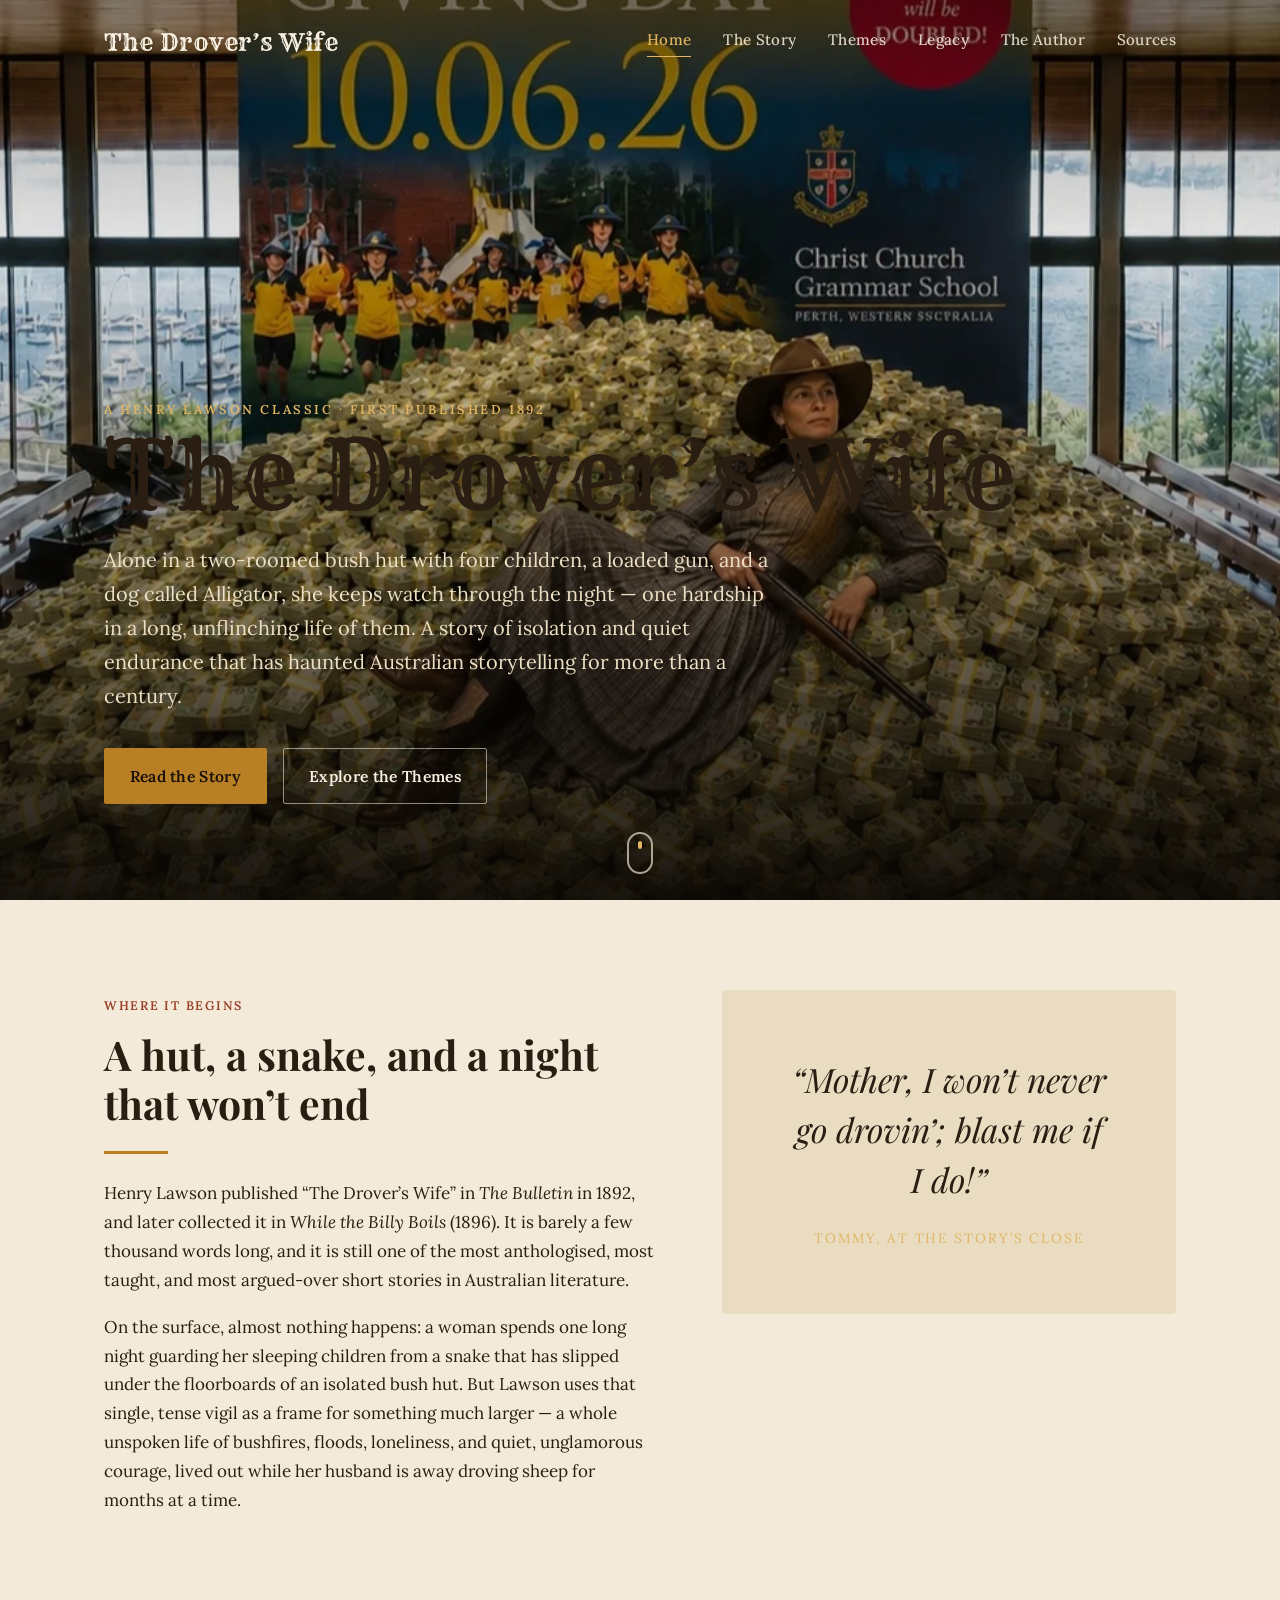
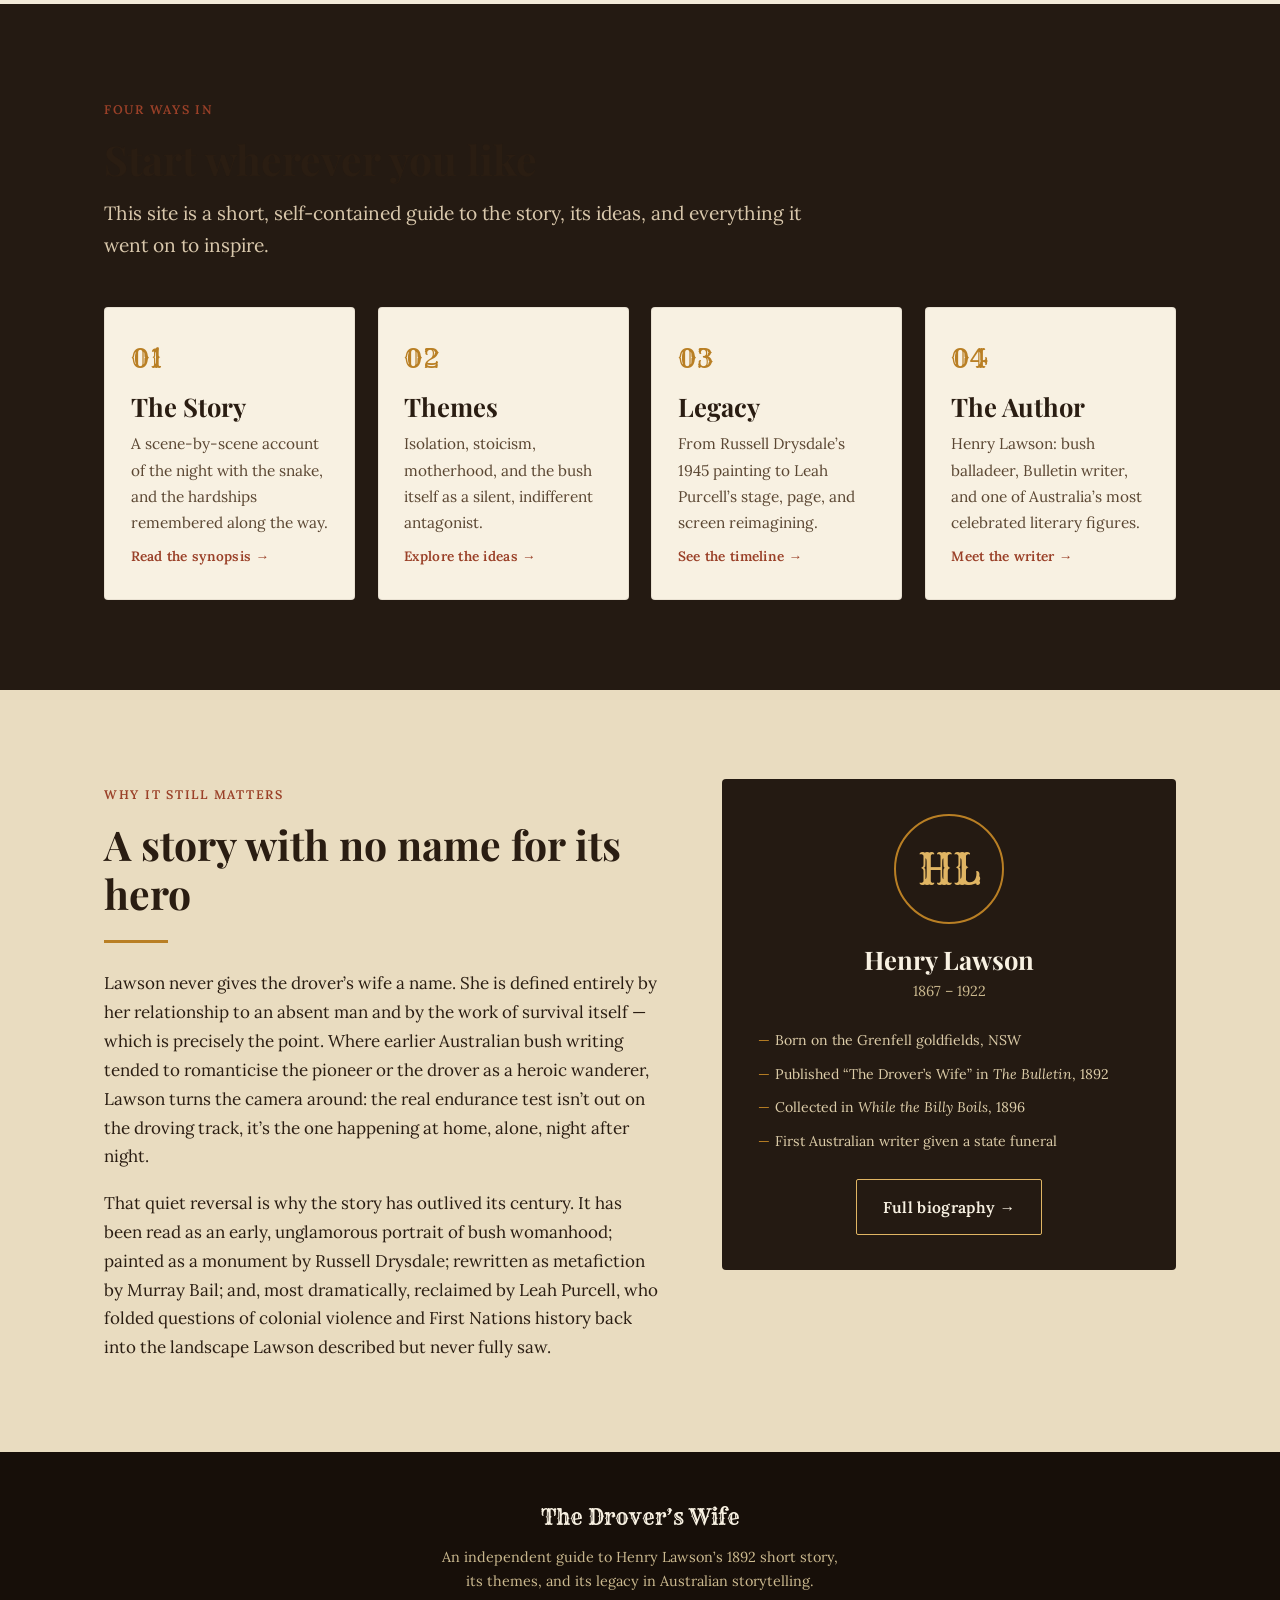
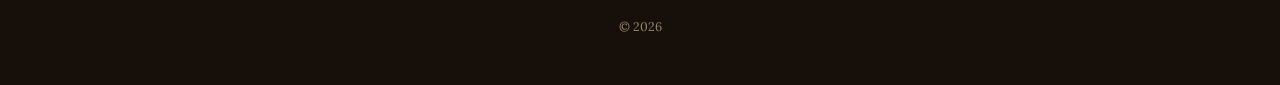
<file: index.html>
<!DOCTYPE html>
<html lang="en">
<head>
<meta charset="UTF-8">
<meta name="viewport" content="width=device-width, initial-scale=1.0">
<title>The Drover's Wife — Henry Lawson's Australian Classic</title>
<meta name="description" content="An exploration of Henry Lawson's 1892 short story 'The Drover's Wife' — its story, themes, and the century of Australian artists who've retold it.">
<link rel="icon" type="image/svg+xml" href="assets/favicon.svg">
<link rel="preconnect" href="https://fonts.googleapis.com">
<link rel="preconnect" href="https://fonts.gstatic.com" crossorigin>
<link href="https://fonts.googleapis.com/css2?family=Rye&family=Playfair+Display:ital,wght@0,400;0,600;0,700;0,900;1,400;1,600&family=Lora:ital,wght@0,400;0,500;0,600;1,400&display=swap" rel="stylesheet">
<link rel="stylesheet" href="assets/css/style.css">
</head>
<body>

<header class="site-header" id="siteHeader">
  <div class="header-inner">
    <a href="index.html" class="brand">The Drover&rsquo;s Wife</a>
    <button class="nav-toggle" id="navToggle" aria-label="Toggle navigation" aria-expanded="false">
      <span></span><span></span><span></span>
    </button>
    <nav class="site-nav" id="siteNav">
      <a href="index.html" aria-current="page">Home</a>
      <a href="story.html">The Story</a>
      <a href="themes.html">Themes</a>
      <a href="legacy.html">Legacy</a>
      <a href="author.html">The Author</a>
      <a href="sources.html">Sources</a>
    </nav>
  </div>
</header>

<section class="hero" id="hero">
  <div class="hero-media">
    <div class="hero-parallax">
      <img
        class="hero-img"
        id="heroImg"
        src="assets/img/hero.jpg"
        alt="A woman in weathered bush clothing reclines across a vast pile of banknotes, a rifle at her side, beneath a hall banner reading Giving Day at Christ Church Grammar School."
        onerror="this.style.display='none'; document.getElementById('hero').classList.add('no-img');"
      >
    </div>
    <div class="hero-particles" id="heroParticles" aria-hidden="true"></div>
    <div class="hero-vignette" aria-hidden="true"></div>
  </div>

  <div class="hero-content">
    <p class="hero-kicker">A Henry Lawson Classic &middot; First published 1892</p>
    <h1 class="hero-title">The Drover&rsquo;s Wife</h1>
    <p class="hero-sub">Alone in a two-roomed bush hut with four children, a loaded gun, and a dog called Alligator, she keeps watch through the night &mdash; one hardship in a long, unflinching life of them. A story of isolation and quiet endurance that has haunted Australian storytelling for more than a century.</p>
    <div class="hero-actions">
      <a href="story.html" class="btn btn-primary">Read the Story</a>
      <a href="themes.html" class="btn btn-ghost">Explore the Themes</a>
    </div>
  </div>

  <a href="#intro" class="scroll-cue" aria-label="Scroll to content"><span></span></a>
</section>

<section class="section-pad bg-parchment" id="intro">
  <div class="container two-col">
    <div data-reveal>
      <p class="eyebrow">Where it begins</p>
      <h2>A hut, a snake, and a night that won&rsquo;t end</h2>
      <hr class="divider">
      <div class="prose" style="margin-top:1.6rem;">
        <p>Henry Lawson published &ldquo;The Drover&rsquo;s Wife&rdquo; in <em>The Bulletin</em> in 1892, and later collected it in <em>While the Billy Boils</em> (1896). It is barely a few thousand words long, and it is still one of the most anthologised, most taught, and most argued-over short stories in Australian literature.</p>
        <p>On the surface, almost nothing happens: a woman spends one long night guarding her sleeping children from a snake that has slipped under the floorboards of an isolated bush hut. But Lawson uses that single, tense vigil as a frame for something much larger &mdash; a whole unspoken life of bushfires, floods, loneliness, and quiet, unglamorous courage, lived out while her husband is away droving sheep for months at a time.</p>
      </div>
    </div>
    <aside data-reveal data-reveal-delay="1" class="pull-quote" style="background:var(--color-bg-alt); border-radius:4px;">
      <blockquote>&ldquo;Mother, I won&rsquo;t never go drovin&rsquo;; blast me if I do!&rdquo;</blockquote>
      <cite>Tommy, at the story&rsquo;s close</cite>
    </aside>
  </div>
</section>

<section class="section-pad bg-bark">
  <div class="container">
    <p class="eyebrow">Four ways in</p>
    <h2>Start wherever you like</h2>
    <p class="lede" style="margin-top:0.8rem;">This site is a short, self-contained guide to the story, its ideas, and everything it went on to inspire.</p>

    <div class="card-grid">
      <a href="story.html" class="card" data-reveal>
        <span class="card-index">01</span>
        <h3>The Story</h3>
        <p>A scene-by-scene account of the night with the snake, and the hardships remembered along the way.</p>
        <span class="card-link">Read the synopsis &rarr;</span>
      </a>
      <a href="themes.html" class="card" data-reveal data-reveal-delay="1">
        <span class="card-index">02</span>
        <h3>Themes</h3>
        <p>Isolation, stoicism, motherhood, and the bush itself as a silent, indifferent antagonist.</p>
        <span class="card-link">Explore the ideas &rarr;</span>
      </a>
      <a href="legacy.html" class="card" data-reveal data-reveal-delay="2">
        <span class="card-index">03</span>
        <h3>Legacy</h3>
        <p>From Russell Drysdale&rsquo;s 1945 painting to Leah Purcell&rsquo;s stage, page, and screen reimagining.</p>
        <span class="card-link">See the timeline &rarr;</span>
      </a>
      <a href="author.html" class="card" data-reveal data-reveal-delay="3">
        <span class="card-index">04</span>
        <h3>The Author</h3>
        <p>Henry Lawson: bush balladeer, Bulletin writer, and one of Australia&rsquo;s most celebrated literary figures.</p>
        <span class="card-link">Meet the writer &rarr;</span>
      </a>
    </div>
  </div>
</section>

<section class="section-pad bg-parchment-alt">
  <div class="container">
    <div class="two-col">
      <div data-reveal>
        <p class="eyebrow">Why it still matters</p>
        <h2>A story with no name for its hero</h2>
        <hr class="divider">
        <div class="prose" style="margin-top:1.6rem;">
          <p>Lawson never gives the drover&rsquo;s wife a name. She is defined entirely by her relationship to an absent man and by the work of survival itself &mdash; which is precisely the point. Where earlier Australian bush writing tended to romanticise the pioneer or the drover as a heroic wanderer, Lawson turns the camera around: the real endurance test isn&rsquo;t out on the droving track, it&rsquo;s the one happening at home, alone, night after night.</p>
          <p>That quiet reversal is why the story has outlived its century. It has been read as an early, unglamorous portrait of bush womanhood; painted as a monument by Russell Drysdale; rewritten as metafiction by Murray Bail; and, most dramatically, reclaimed by Leah Purcell, who folded questions of colonial violence and First Nations history back into the landscape Lawson described but never fully saw.</p>
        </div>
      </div>
      <div data-reveal data-reveal-delay="1">
        <div class="bio-figure" style="background:var(--color-bark);">
          <div class="initial">HL</div>
          <h3 style="color:var(--color-cream);">Henry Lawson</h3>
          <p class="dates">1867 &ndash; 1922</p>
          <ul class="fact-list">
            <li>Born on the Grenfell goldfields, NSW</li>
            <li>Published &ldquo;The Drover&rsquo;s Wife&rdquo; in <em>The Bulletin</em>, 1892</li>
            <li>Collected in <em>While the Billy Boils</em>, 1896</li>
            <li>First Australian writer given a state funeral</li>
          </ul>
          <a href="author.html" class="btn btn-outline-dark" style="margin-top:1.6rem; border-color:var(--color-gold-light); color:var(--color-cream);">Full biography &rarr;</a>
        </div>
      </div>
    </div>
  </div>
</section>

<footer class="site-footer">
  <div class="container">
    <p class="footer-brand">The Drover&rsquo;s Wife</p>
    <p class="footer-note">An independent guide to Henry Lawson&rsquo;s 1892 short story, its themes, and its legacy in Australian storytelling.</p>
    <p class="footer-copy">&copy; <span id="year"></span></p>
  </div>
</footer>

<script src="assets/js/main.js"></script>
</body>
</html>
</file>
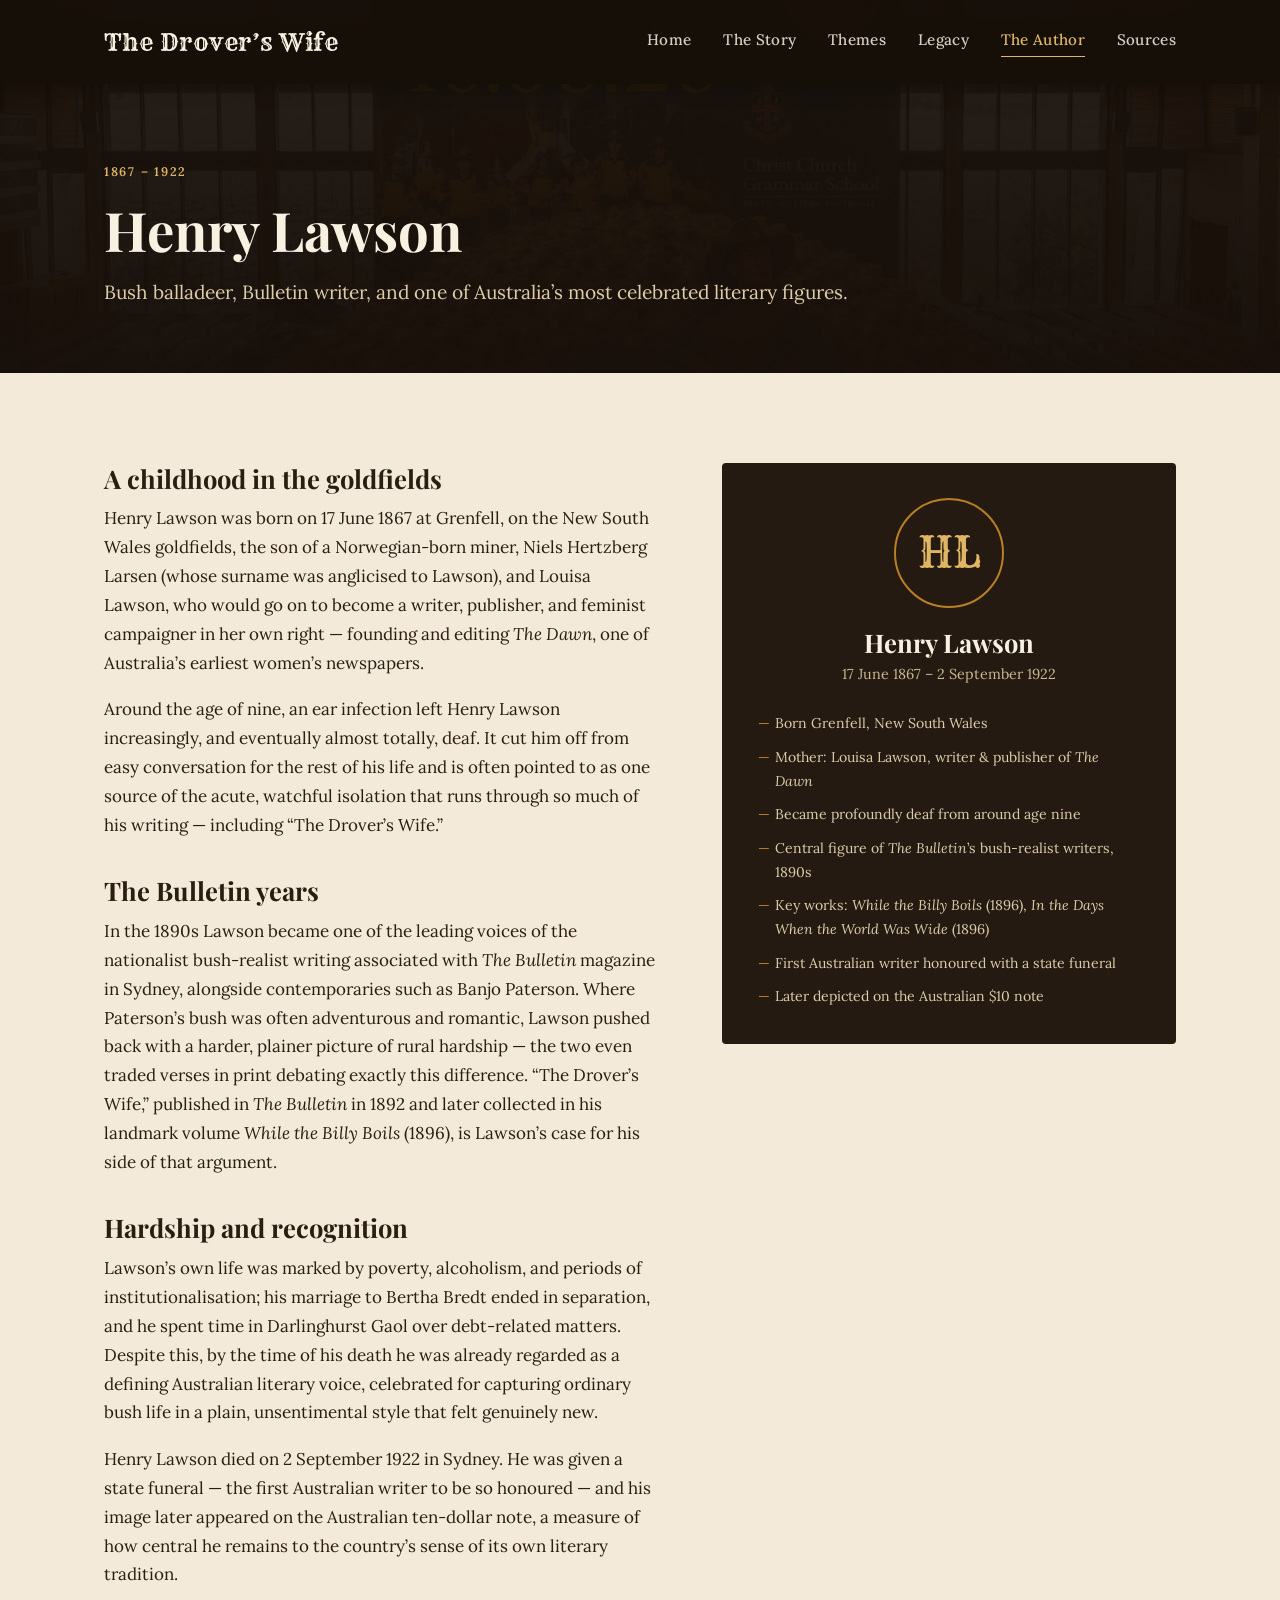
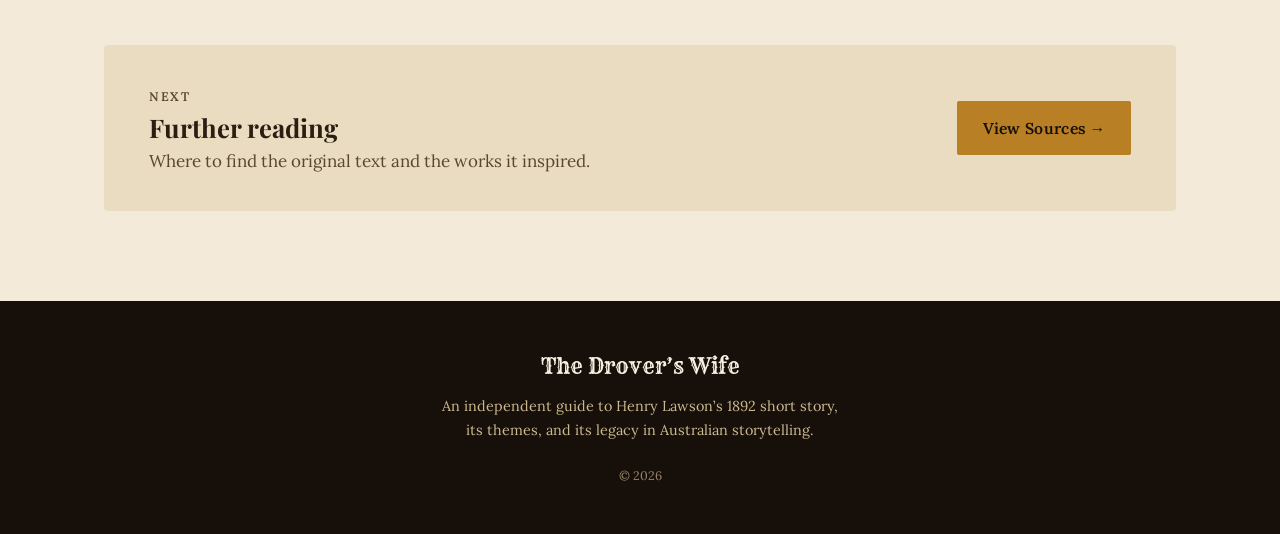
<file: author.html>
<!DOCTYPE html>
<html lang="en">
<head>
<meta charset="UTF-8">
<meta name="viewport" content="width=device-width, initial-scale=1.0">
<title>The Author: Henry Lawson — The Drover's Wife</title>
<meta name="description" content="A short biography of Henry Lawson (1867-1922), author of 'The Drover's Wife' and one of Australia's most celebrated writers.">
<link rel="icon" type="image/svg+xml" href="assets/favicon.svg">
<link rel="preconnect" href="https://fonts.googleapis.com">
<link rel="preconnect" href="https://fonts.gstatic.com" crossorigin>
<link href="https://fonts.googleapis.com/css2?family=Rye&family=Playfair+Display:ital,wght@0,400;0,600;0,700;0,900;1,400;1,600&family=Lora:ital,wght@0,400;0,500;0,600;1,400&display=swap" rel="stylesheet">
<link rel="stylesheet" href="assets/css/style.css">
</head>
<body>

<header class="site-header is-inner" id="siteHeader">
  <div class="header-inner">
    <a href="index.html" class="brand">The Drover&rsquo;s Wife</a>
    <button class="nav-toggle" id="navToggle" aria-label="Toggle navigation" aria-expanded="false">
      <span></span><span></span><span></span>
    </button>
    <nav class="site-nav" id="siteNav">
      <a href="index.html">Home</a>
      <a href="story.html">The Story</a>
      <a href="themes.html">Themes</a>
      <a href="legacy.html">Legacy</a>
      <a href="author.html" aria-current="page">The Author</a>
      <a href="sources.html">Sources</a>
    </nav>
  </div>
</header>

<section class="page-banner">
  <div class="page-banner-media">
    <img src="assets/img/hero.jpg" alt="" onerror="this.style.display='none';">
  </div>
  <div class="container page-banner-content">
    <p class="eyebrow">1867 &ndash; 1922</p>
    <h1>Henry Lawson</h1>
    <p class="lede">Bush balladeer, Bulletin writer, and one of Australia&rsquo;s most celebrated literary figures.</p>
  </div>
</section>

<section class="section-pad bg-parchment">
  <div class="container two-col">
    <div class="prose" data-reveal>
      <h3 style="margin-top:0;">A childhood in the goldfields</h3>
      <p>Henry Lawson was born on 17 June 1867 at Grenfell, on the New South Wales goldfields, the son of a Norwegian-born miner, Niels Hertzberg Larsen (whose surname was anglicised to Lawson), and Louisa Lawson, who would go on to become a writer, publisher, and feminist campaigner in her own right &mdash; founding and editing <em>The Dawn</em>, one of Australia&rsquo;s earliest women&rsquo;s newspapers.</p>
      <p>Around the age of nine, an ear infection left Henry Lawson increasingly, and eventually almost totally, deaf. It cut him off from easy conversation for the rest of his life and is often pointed to as one source of the acute, watchful isolation that runs through so much of his writing &mdash; including &ldquo;The Drover&rsquo;s Wife.&rdquo;</p>

      <h3>The Bulletin years</h3>
      <p>In the 1890s Lawson became one of the leading voices of the nationalist bush-realist writing associated with <em>The Bulletin</em> magazine in Sydney, alongside contemporaries such as Banjo Paterson. Where Paterson&rsquo;s bush was often adventurous and romantic, Lawson pushed back with a harder, plainer picture of rural hardship &mdash; the two even traded verses in print debating exactly this difference. &ldquo;The Drover&rsquo;s Wife,&rdquo; published in <em>The Bulletin</em> in 1892 and later collected in his landmark volume <em>While the Billy Boils</em> (1896), is Lawson&rsquo;s case for his side of that argument.</p>

      <h3>Hardship and recognition</h3>
      <p>Lawson&rsquo;s own life was marked by poverty, alcoholism, and periods of institutionalisation; his marriage to Bertha Bredt ended in separation, and he spent time in Darlinghurst Gaol over debt-related matters. Despite this, by the time of his death he was already regarded as a defining Australian literary voice, celebrated for capturing ordinary bush life in a plain, unsentimental style that felt genuinely new.</p>
      <p>Henry Lawson died on 2 September 1922 in Sydney. He was given a state funeral &mdash; the first Australian writer to be so honoured &mdash; and his image later appeared on the Australian ten-dollar note, a measure of how central he remains to the country&rsquo;s sense of its own literary tradition.</p>
    </div>

    <aside data-reveal data-reveal-delay="1">
      <div class="bio-figure">
        <div class="initial">HL</div>
        <h3 style="color:var(--color-cream); margin:0;">Henry Lawson</h3>
        <p class="dates">17 June 1867 &ndash; 2 September 1922</p>
        <ul class="fact-list">
          <li>Born Grenfell, New South Wales</li>
          <li>Mother: Louisa Lawson, writer &amp; publisher of <em>The Dawn</em></li>
          <li>Became profoundly deaf from around age nine</li>
          <li>Central figure of <em>The Bulletin</em>&rsquo;s bush-realist writers, 1890s</li>
          <li>Key works: <em>While the Billy Boils</em> (1896), <em>In the Days When the World Was Wide</em> (1896)</li>
          <li>First Australian writer honoured with a state funeral</li>
          <li>Later depicted on the Australian $10 note</li>
        </ul>
      </div>
    </aside>
  </div>

  <div class="container">
    <div class="next-up" data-reveal>
      <div>
        <p class="eyebrow" style="margin-bottom:0.3rem;">Next</p>
        <h3 style="margin:0;">Further reading</h3>
        <p>Where to find the original text and the works it inspired.</p>
      </div>
      <a href="sources.html" class="btn btn-primary">View Sources &rarr;</a>
    </div>
  </div>
</section>

<footer class="site-footer">
  <div class="container">
    <p class="footer-brand">The Drover&rsquo;s Wife</p>
    <p class="footer-note">An independent guide to Henry Lawson&rsquo;s 1892 short story, its themes, and its legacy in Australian storytelling.</p>
    <p class="footer-copy">&copy; <span id="year"></span></p>
  </div>
</footer>

<script src="assets/js/main.js"></script>
</body>
</html>
</file>
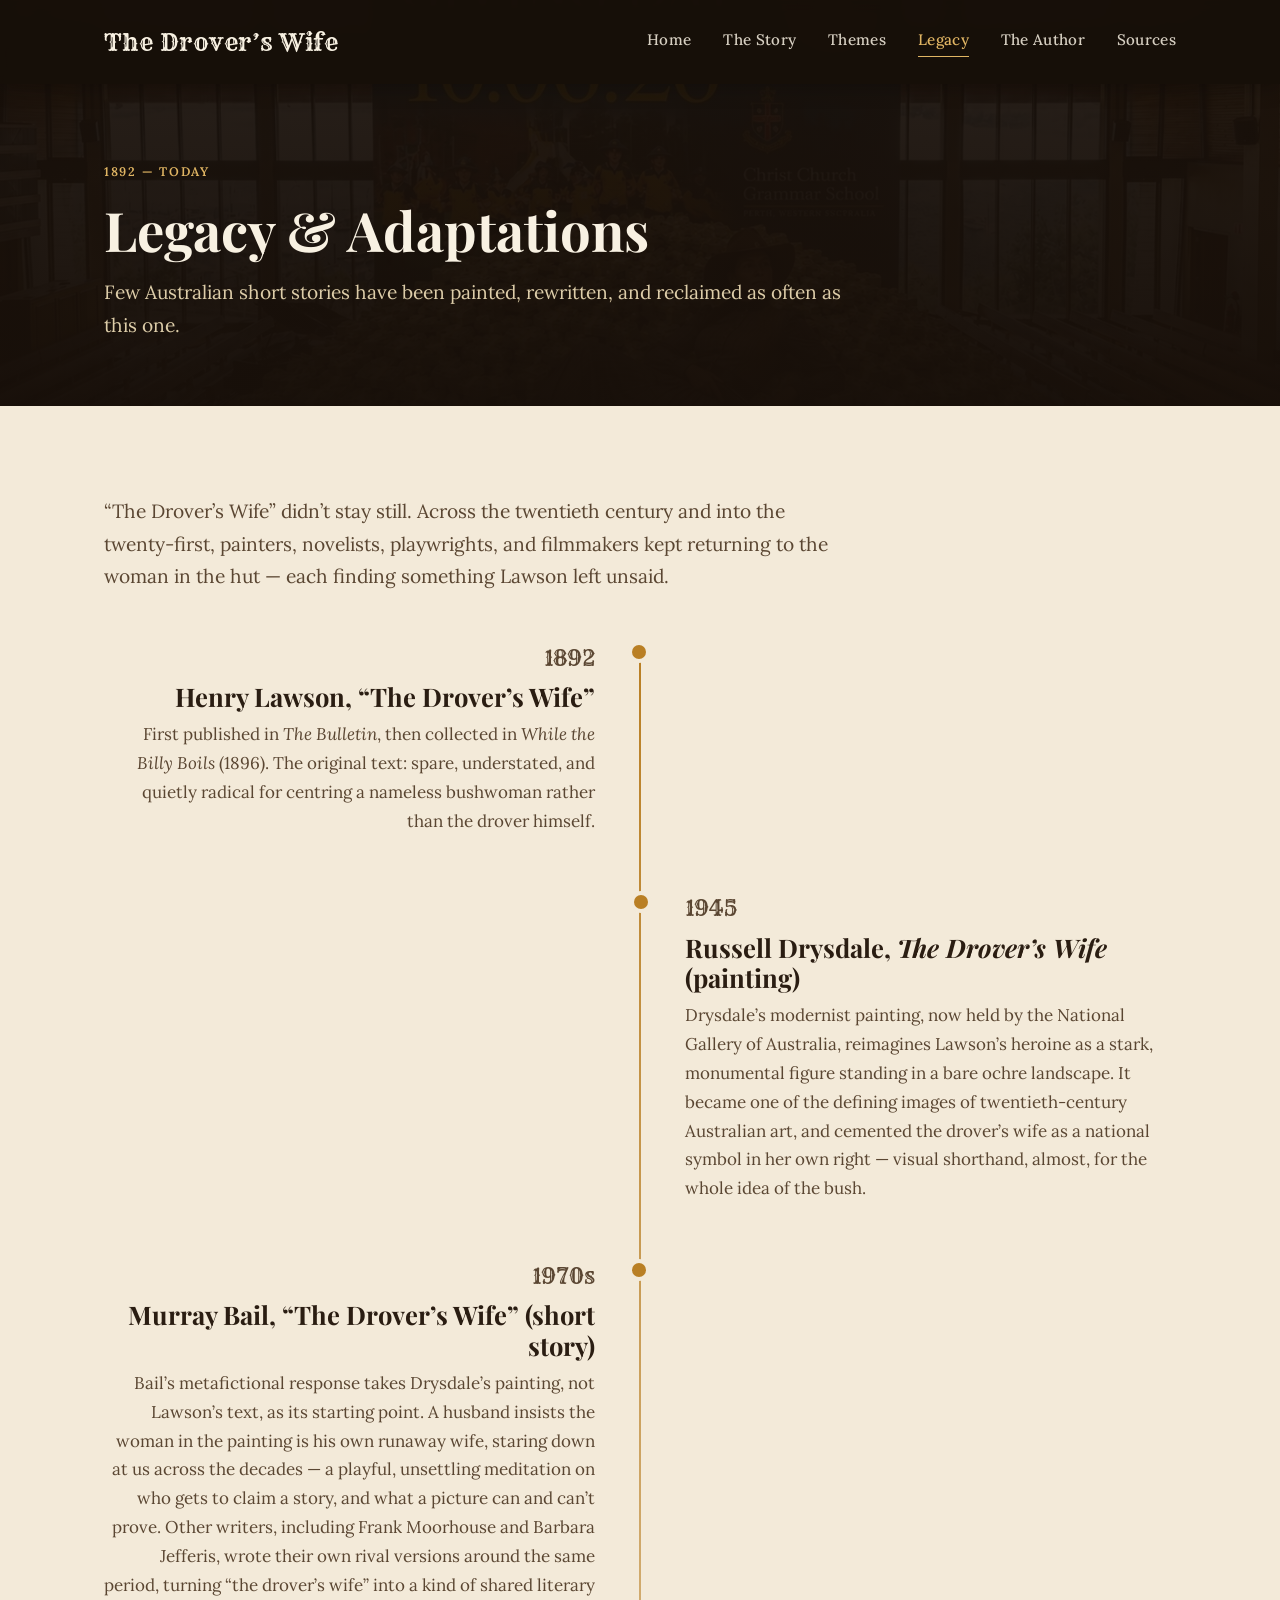
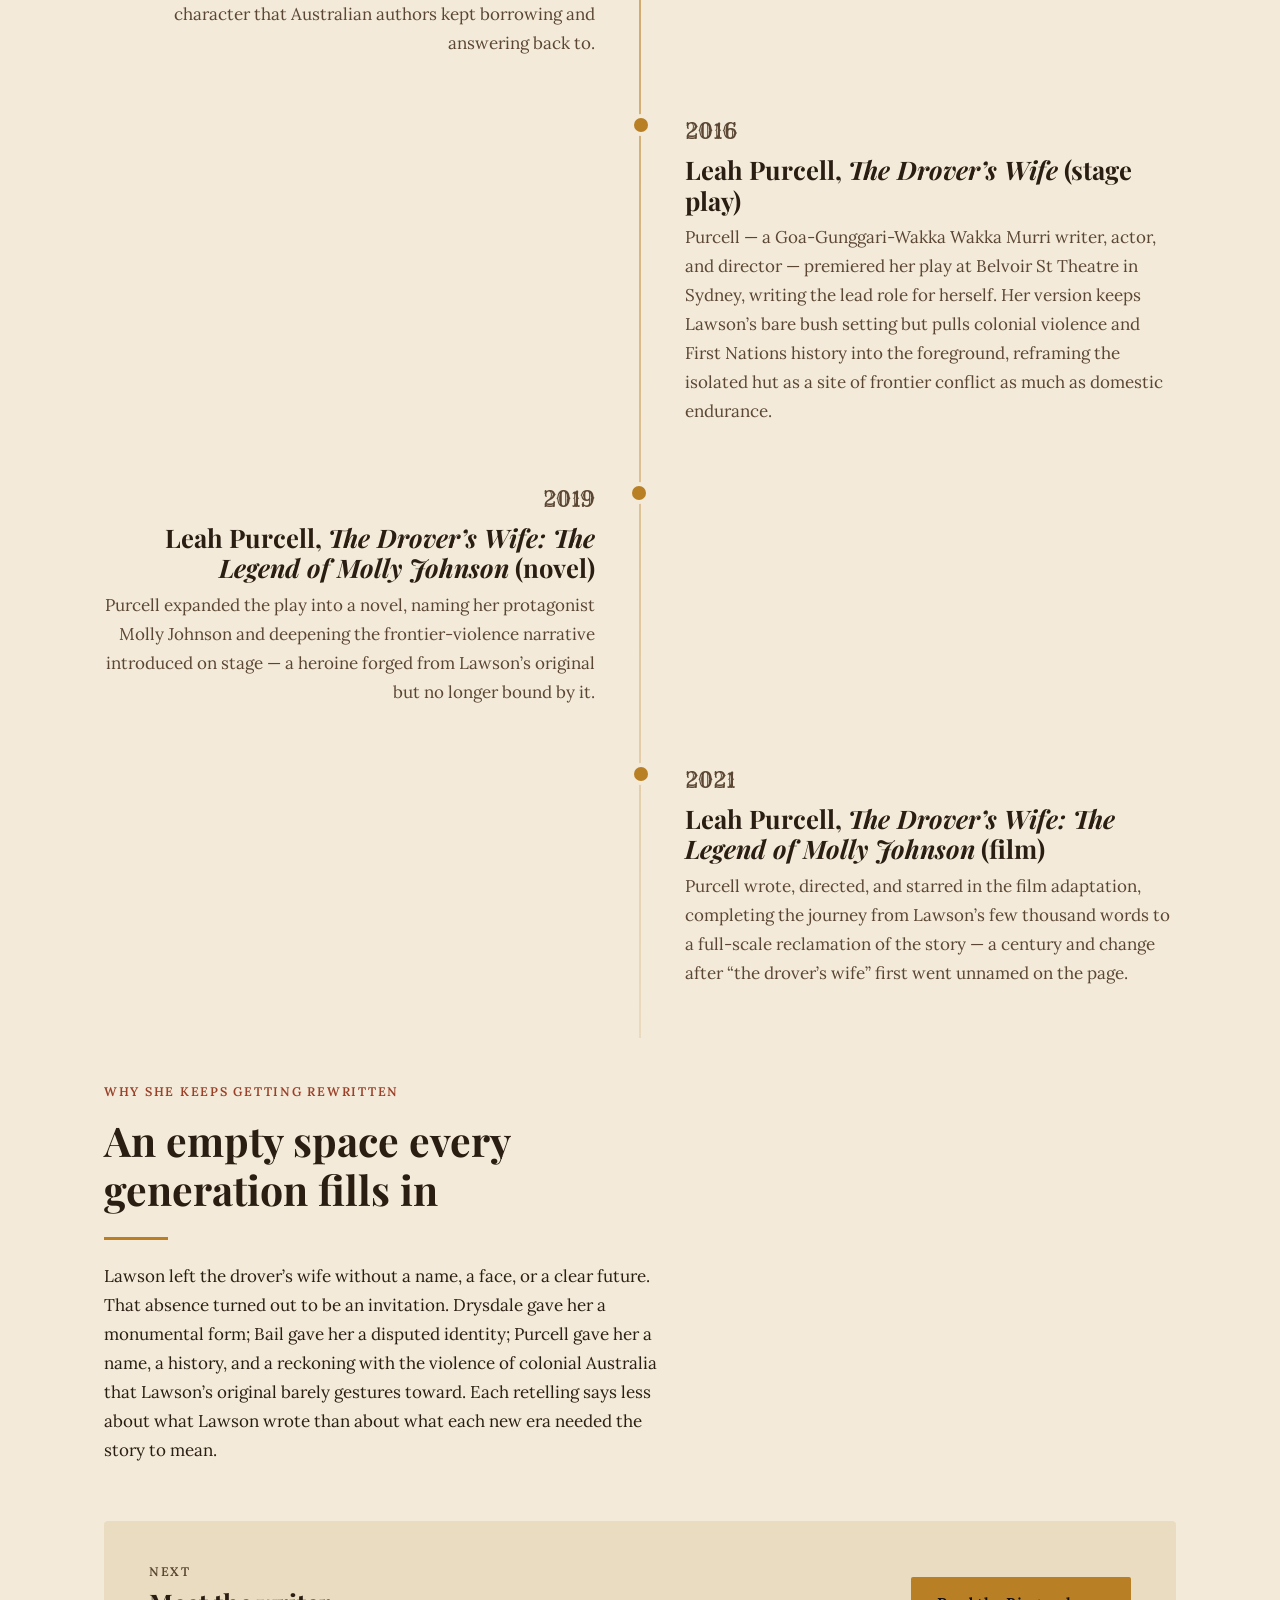
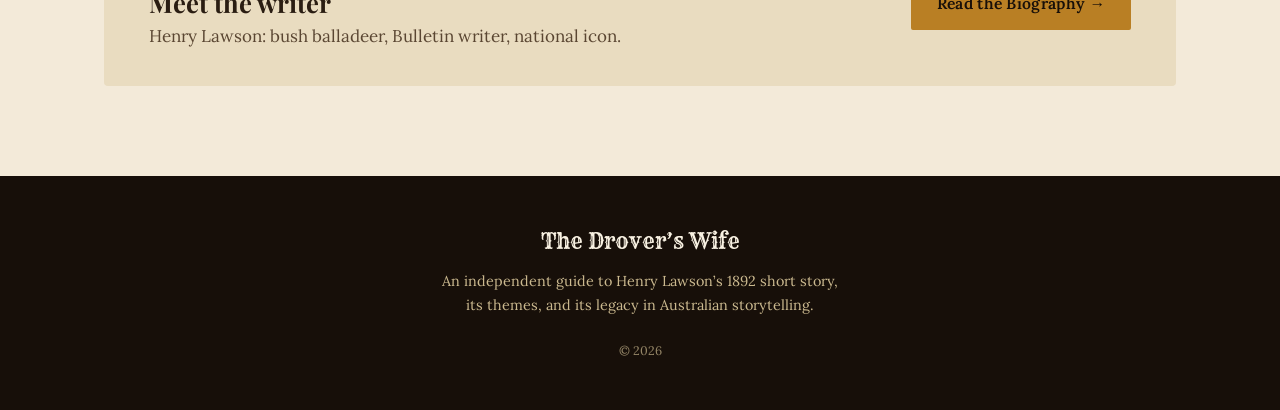
<file: legacy.html>
<!DOCTYPE html>
<html lang="en">
<head>
<meta charset="UTF-8">
<meta name="viewport" content="width=device-width, initial-scale=1.0">
<title>Legacy &amp; Adaptations — The Drover's Wife</title>
<meta name="description" content="From Russell Drysdale's 1945 painting to Leah Purcell's stage, page, and screen reimagining — the century of artists who returned to 'The Drover's Wife'.">
<link rel="icon" type="image/svg+xml" href="assets/favicon.svg">
<link rel="preconnect" href="https://fonts.googleapis.com">
<link rel="preconnect" href="https://fonts.gstatic.com" crossorigin>
<link href="https://fonts.googleapis.com/css2?family=Rye&family=Playfair+Display:ital,wght@0,400;0,600;0,700;0,900;1,400;1,600&family=Lora:ital,wght@0,400;0,500;0,600;1,400&display=swap" rel="stylesheet">
<link rel="stylesheet" href="assets/css/style.css">
</head>
<body>

<header class="site-header is-inner" id="siteHeader">
  <div class="header-inner">
    <a href="index.html" class="brand">The Drover&rsquo;s Wife</a>
    <button class="nav-toggle" id="navToggle" aria-label="Toggle navigation" aria-expanded="false">
      <span></span><span></span><span></span>
    </button>
    <nav class="site-nav" id="siteNav">
      <a href="index.html">Home</a>
      <a href="story.html">The Story</a>
      <a href="themes.html">Themes</a>
      <a href="legacy.html" aria-current="page">Legacy</a>
      <a href="author.html">The Author</a>
      <a href="sources.html">Sources</a>
    </nav>
  </div>
</header>

<section class="page-banner">
  <div class="page-banner-media">
    <img src="assets/img/hero.jpg" alt="" onerror="this.style.display='none';">
  </div>
  <div class="container page-banner-content">
    <p class="eyebrow">1892 &mdash; today</p>
    <h1>Legacy &amp; Adaptations</h1>
    <p class="lede">Few Australian short stories have been painted, rewritten, and reclaimed as often as this one.</p>
  </div>
</section>

<section class="section-pad bg-parchment">
  <div class="container">
    <div class="prose" data-reveal>
      <p class="lede">&ldquo;The Drover&rsquo;s Wife&rdquo; didn&rsquo;t stay still. Across the twentieth century and into the twenty-first, painters, novelists, playwrights, and filmmakers kept returning to the woman in the hut &mdash; each finding something Lawson left unsaid.</p>
    </div>

    <div class="timeline">
      <div class="timeline-item" data-reveal>
        <span class="timeline-dot"></span>
        <p class="timeline-year">1892</p>
        <h3>Henry Lawson, &ldquo;The Drover&rsquo;s Wife&rdquo;</h3>
        <p>First published in <em>The Bulletin</em>, then collected in <em>While the Billy Boils</em> (1896). The original text: spare, understated, and quietly radical for centring a nameless bushwoman rather than the drover himself.</p>
      </div>

      <div class="timeline-item" data-reveal data-reveal-delay="1">
        <span class="timeline-dot"></span>
        <p class="timeline-year">1945</p>
        <h3>Russell Drysdale, <em>The Drover&rsquo;s Wife</em> (painting)</h3>
        <p>Drysdale&rsquo;s modernist painting, now held by the National Gallery of Australia, reimagines Lawson&rsquo;s heroine as a stark, monumental figure standing in a bare ochre landscape. It became one of the defining images of twentieth-century Australian art, and cemented the drover&rsquo;s wife as a national symbol in her own right &mdash; visual shorthand, almost, for the whole idea of the bush.</p>
      </div>

      <div class="timeline-item" data-reveal>
        <span class="timeline-dot"></span>
        <p class="timeline-year">1970s</p>
        <h3>Murray Bail, &ldquo;The Drover&rsquo;s Wife&rdquo; (short story)</h3>
        <p>Bail&rsquo;s metafictional response takes Drysdale&rsquo;s painting, not Lawson&rsquo;s text, as its starting point. A husband insists the woman in the painting is his own runaway wife, staring down at us across the decades &mdash; a playful, unsettling meditation on who gets to claim a story, and what a picture can and can&rsquo;t prove. Other writers, including Frank Moorhouse and Barbara Jefferis, wrote their own rival versions around the same period, turning &ldquo;the drover&rsquo;s wife&rdquo; into a kind of shared literary character that Australian authors kept borrowing and answering back to.</p>
      </div>

      <div class="timeline-item" data-reveal data-reveal-delay="1">
        <span class="timeline-dot"></span>
        <p class="timeline-year">2016</p>
        <h3>Leah Purcell, <em>The Drover&rsquo;s Wife</em> (stage play)</h3>
        <p>Purcell &mdash; a Goa-Gunggari-Wakka Wakka Murri writer, actor, and director &mdash; premiered her play at Belvoir St Theatre in Sydney, writing the lead role for herself. Her version keeps Lawson&rsquo;s bare bush setting but pulls colonial violence and First Nations history into the foreground, reframing the isolated hut as a site of frontier conflict as much as domestic endurance.</p>
      </div>

      <div class="timeline-item" data-reveal>
        <span class="timeline-dot"></span>
        <p class="timeline-year">2019</p>
        <h3>Leah Purcell, <em>The Drover&rsquo;s Wife: The Legend of Molly Johnson</em> (novel)</h3>
        <p>Purcell expanded the play into a novel, naming her protagonist Molly Johnson and deepening the frontier-violence narrative introduced on stage &mdash; a heroine forged from Lawson&rsquo;s original but no longer bound by it.</p>
      </div>

      <div class="timeline-item" data-reveal data-reveal-delay="1">
        <span class="timeline-dot"></span>
        <p class="timeline-year">2021</p>
        <h3>Leah Purcell, <em>The Drover&rsquo;s Wife: The Legend of Molly Johnson</em> (film)</h3>
        <p>Purcell wrote, directed, and starred in the film adaptation, completing the journey from Lawson&rsquo;s few thousand words to a full-scale reclamation of the story &mdash; a century and change after &ldquo;the drover&rsquo;s wife&rdquo; first went unnamed on the page.</p>
      </div>
    </div>

    <div class="two-col" style="margin-top:2rem;">
      <div data-reveal>
        <p class="eyebrow">Why she keeps getting rewritten</p>
        <h2>An empty space every generation fills in</h2>
        <hr class="divider">
        <div class="prose" style="margin-top:1.4rem;">
          <p>Lawson left the drover&rsquo;s wife without a name, a face, or a clear future. That absence turned out to be an invitation. Drysdale gave her a monumental form; Bail gave her a disputed identity; Purcell gave her a name, a history, and a reckoning with the violence of colonial Australia that Lawson&rsquo;s original barely gestures toward. Each retelling says less about what Lawson wrote than about what each new era needed the story to mean.</p>
        </div>
      </div>
    </div>

    <div class="next-up" data-reveal>
      <div>
        <p class="eyebrow" style="margin-bottom:0.3rem;">Next</p>
        <h3 style="margin:0;">Meet the writer</h3>
        <p>Henry Lawson: bush balladeer, Bulletin writer, national icon.</p>
      </div>
      <a href="author.html" class="btn btn-primary">Read the Biography &rarr;</a>
    </div>
  </div>
</section>

<footer class="site-footer">
  <div class="container">
    <p class="footer-brand">The Drover&rsquo;s Wife</p>
    <p class="footer-note">An independent guide to Henry Lawson&rsquo;s 1892 short story, its themes, and its legacy in Australian storytelling.</p>
    <p class="footer-copy">&copy; <span id="year"></span></p>
  </div>
</footer>

<script src="assets/js/main.js"></script>
</body>
</html>
</file>
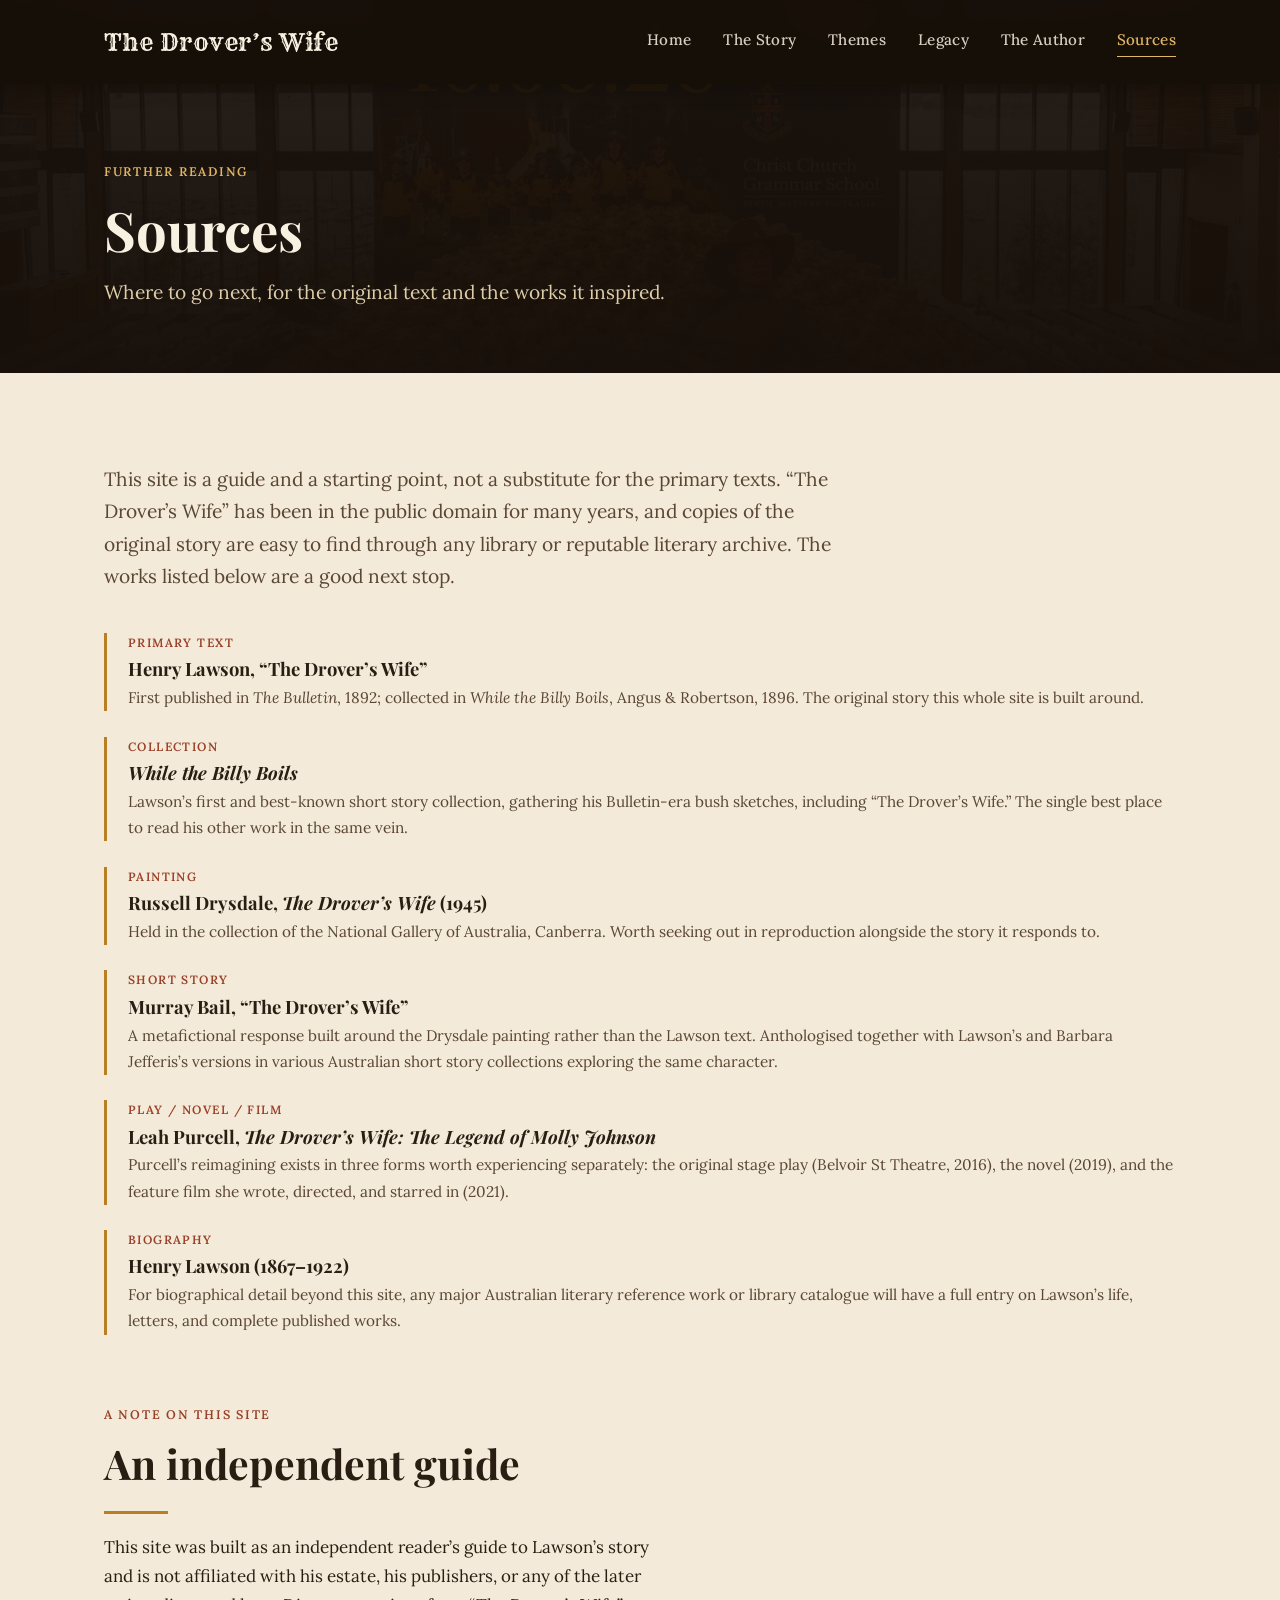
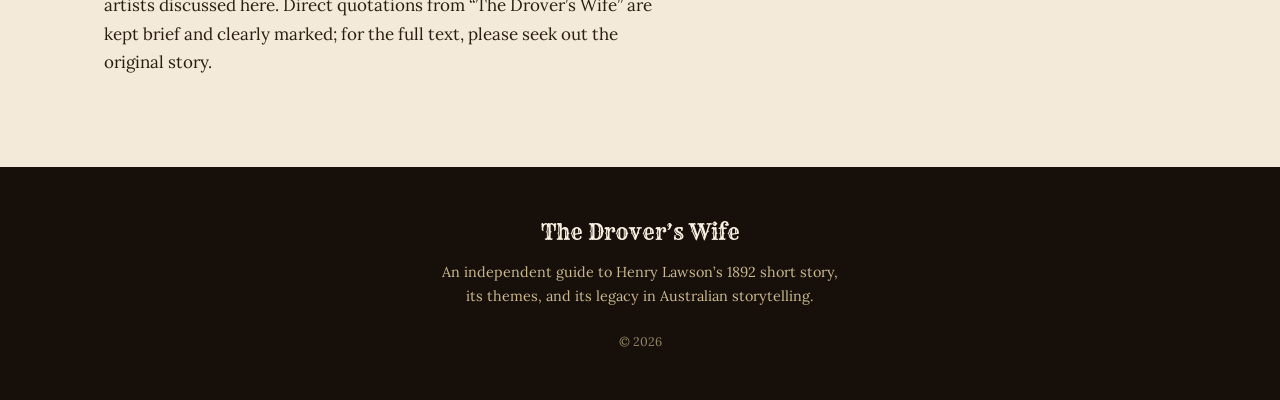
<file: sources.html>
<!DOCTYPE html>
<html lang="en">
<head>
<meta charset="UTF-8">
<meta name="viewport" content="width=device-width, initial-scale=1.0">
<title>Sources &amp; Further Reading — The Drover's Wife</title>
<meta name="description" content="Further reading on Henry Lawson's 'The Drover's Wife', its adaptations, and its historical context.">
<link rel="icon" type="image/svg+xml" href="assets/favicon.svg">
<link rel="preconnect" href="https://fonts.googleapis.com">
<link rel="preconnect" href="https://fonts.gstatic.com" crossorigin>
<link href="https://fonts.googleapis.com/css2?family=Rye&family=Playfair+Display:ital,wght@0,400;0,600;0,700;0,900;1,400;1,600&family=Lora:ital,wght@0,400;0,500;0,600;1,400&display=swap" rel="stylesheet">
<link rel="stylesheet" href="assets/css/style.css">
</head>
<body>

<header class="site-header is-inner" id="siteHeader">
  <div class="header-inner">
    <a href="index.html" class="brand">The Drover&rsquo;s Wife</a>
    <button class="nav-toggle" id="navToggle" aria-label="Toggle navigation" aria-expanded="false">
      <span></span><span></span><span></span>
    </button>
    <nav class="site-nav" id="siteNav">
      <a href="index.html">Home</a>
      <a href="story.html">The Story</a>
      <a href="themes.html">Themes</a>
      <a href="legacy.html">Legacy</a>
      <a href="author.html">The Author</a>
      <a href="sources.html" aria-current="page">Sources</a>
    </nav>
  </div>
</header>

<section class="page-banner">
  <div class="page-banner-media">
    <img src="assets/img/hero.jpg" alt="" onerror="this.style.display='none';">
  </div>
  <div class="container page-banner-content">
    <p class="eyebrow">Further reading</p>
    <h1>Sources</h1>
    <p class="lede">Where to go next, for the original text and the works it inspired.</p>
  </div>
</section>

<section class="section-pad bg-parchment">
  <div class="container">
    <div class="prose" data-reveal>
      <p class="lede">This site is a guide and a starting point, not a substitute for the primary texts. &ldquo;The Drover&rsquo;s Wife&rdquo; has been in the public domain for many years, and copies of the original story are easy to find through any library or reputable literary archive. The works listed below are a good next stop.</p>
    </div>

    <div class="source-list" data-reveal data-reveal-delay="1">
      <div class="source-item">
        <p class="kind">Primary text</p>
        <h3>Henry Lawson, &ldquo;The Drover&rsquo;s Wife&rdquo;</h3>
        <p>First published in <em>The Bulletin</em>, 1892; collected in <em>While the Billy Boils</em>, Angus &amp; Robertson, 1896. The original story this whole site is built around.</p>
      </div>

      <div class="source-item">
        <p class="kind">Collection</p>
        <h3><em>While the Billy Boils</em></h3>
        <p>Lawson&rsquo;s first and best-known short story collection, gathering his Bulletin-era bush sketches, including &ldquo;The Drover&rsquo;s Wife.&rdquo; The single best place to read his other work in the same vein.</p>
      </div>

      <div class="source-item">
        <p class="kind">Painting</p>
        <h3>Russell Drysdale, <em>The Drover&rsquo;s Wife</em> (1945)</h3>
        <p>Held in the collection of the National Gallery of Australia, Canberra. Worth seeking out in reproduction alongside the story it responds to.</p>
      </div>

      <div class="source-item">
        <p class="kind">Short story</p>
        <h3>Murray Bail, &ldquo;The Drover&rsquo;s Wife&rdquo;</h3>
        <p>A metafictional response built around the Drysdale painting rather than the Lawson text. Anthologised together with Lawson&rsquo;s and Barbara Jefferis&rsquo;s versions in various Australian short story collections exploring the same character.</p>
      </div>

      <div class="source-item">
        <p class="kind">Play / novel / film</p>
        <h3>Leah Purcell, <em>The Drover&rsquo;s Wife: The Legend of Molly Johnson</em></h3>
        <p>Purcell&rsquo;s reimagining exists in three forms worth experiencing separately: the original stage play (Belvoir St Theatre, 2016), the novel (2019), and the feature film she wrote, directed, and starred in (2021).</p>
      </div>

      <div class="source-item">
        <p class="kind">Biography</p>
        <h3>Henry Lawson (1867&ndash;1922)</h3>
        <p>For biographical detail beyond this site, any major Australian literary reference work or library catalogue will have a full entry on Lawson&rsquo;s life, letters, and complete published works.</p>
      </div>
    </div>

    <div class="two-col" style="margin-top:4rem;">
      <div data-reveal>
        <p class="eyebrow">A note on this site</p>
        <h2>An independent guide</h2>
        <hr class="divider">
        <div class="prose" style="margin-top:1.2rem;">
          <p>This site was built as an independent reader&rsquo;s guide to Lawson&rsquo;s story and is not affiliated with his estate, his publishers, or any of the later artists discussed here. Direct quotations from &ldquo;The Drover&rsquo;s Wife&rdquo; are kept brief and clearly marked; for the full text, please seek out the original story.</p>
        </div>
      </div>
    </div>
  </div>
</section>

<footer class="site-footer">
  <div class="container">
    <p class="footer-brand">The Drover&rsquo;s Wife</p>
    <p class="footer-note">An independent guide to Henry Lawson&rsquo;s 1892 short story, its themes, and its legacy in Australian storytelling.</p>
    <p class="footer-copy">&copy; <span id="year"></span></p>
  </div>
</footer>

<script src="assets/js/main.js"></script>
</body>
</html>
</file>
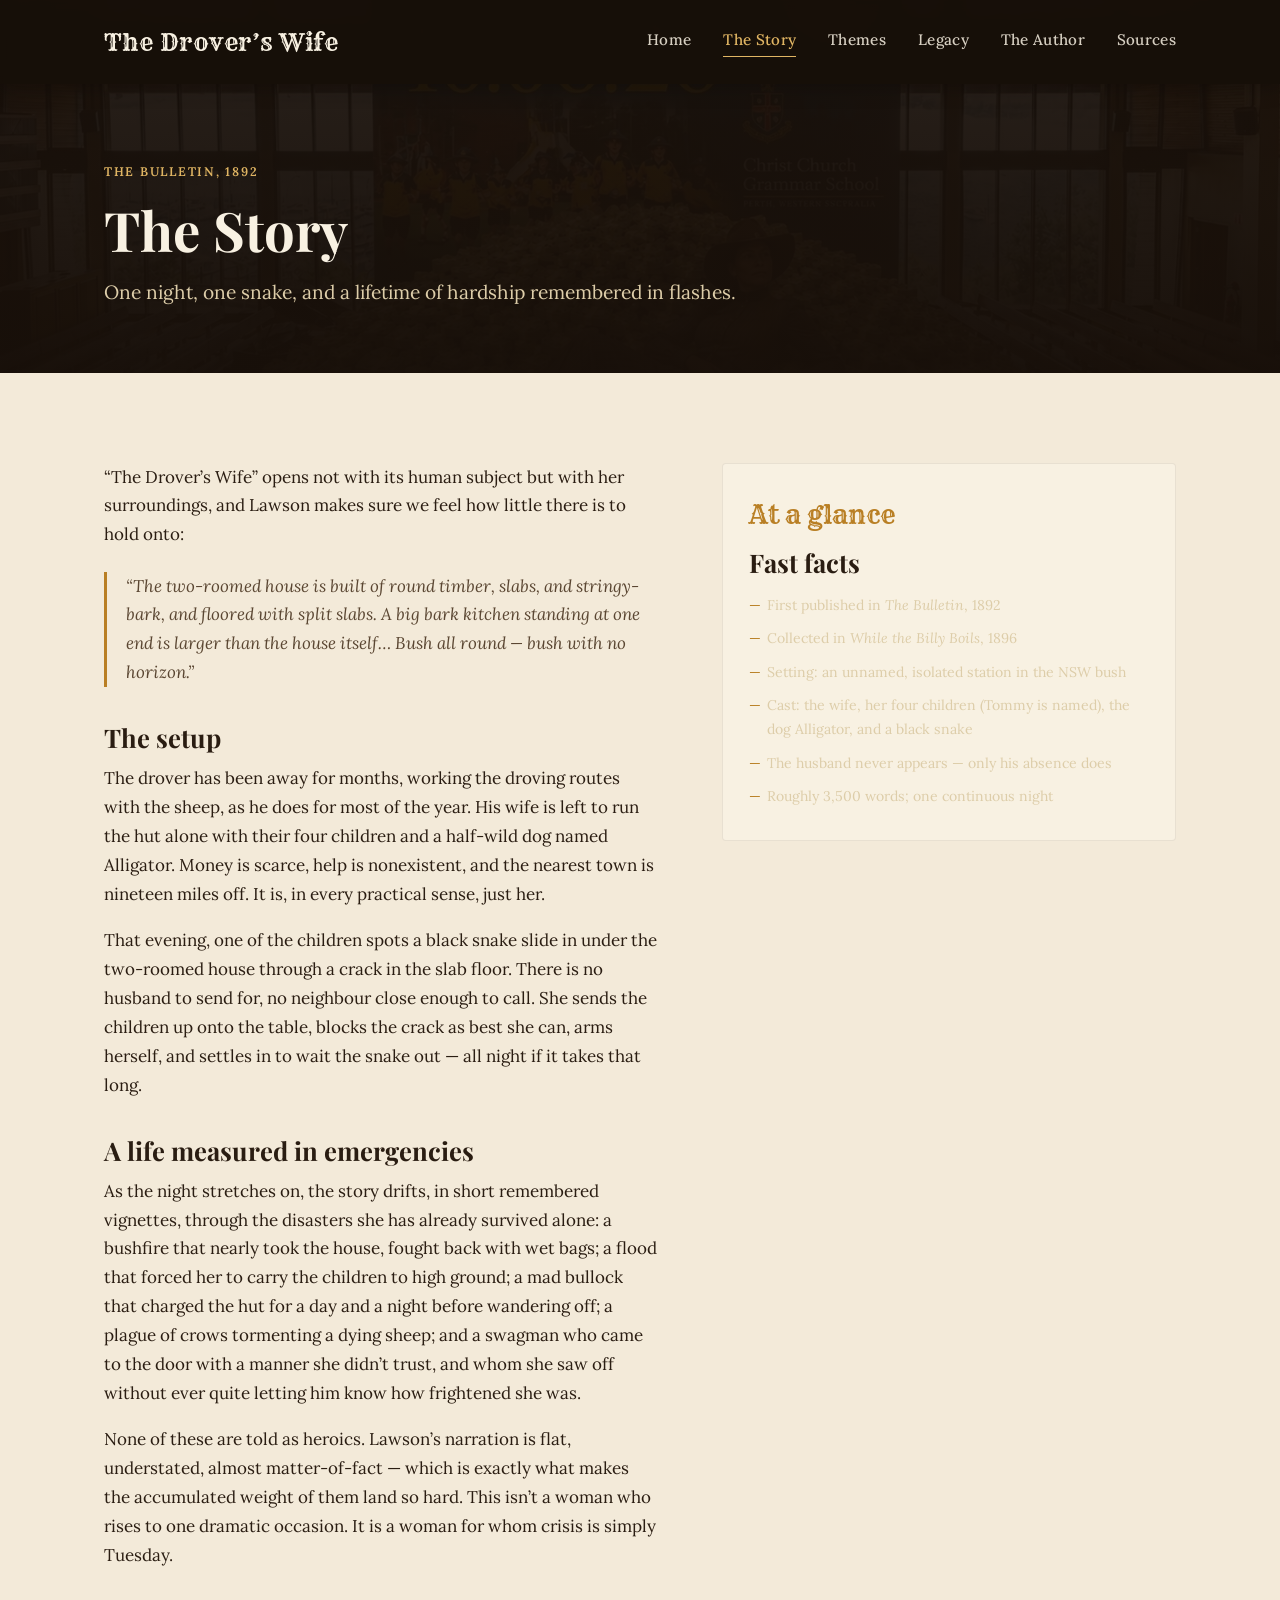
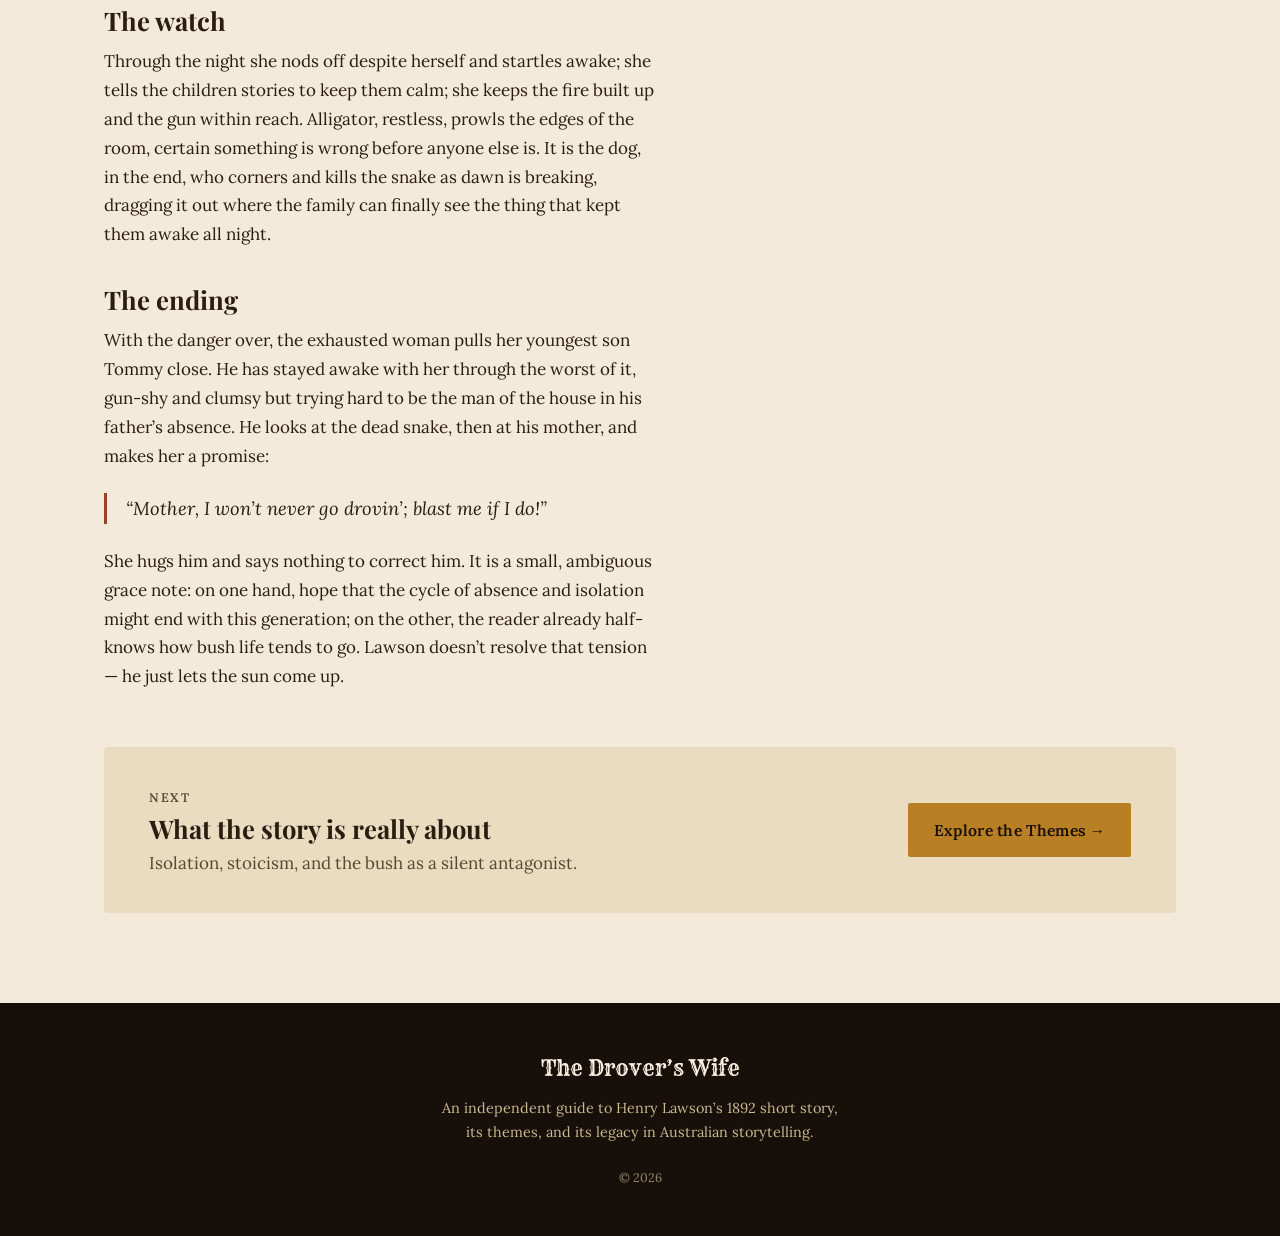
<file: story.html>
<!DOCTYPE html>
<html lang="en">
<head>
<meta charset="UTF-8">
<meta name="viewport" content="width=device-width, initial-scale=1.0">
<title>The Story — The Drover's Wife</title>
<meta name="description" content="A scene-by-scene synopsis of Henry Lawson's 'The Drover's Wife', with key excerpts from the original 1892 text.">
<link rel="icon" type="image/svg+xml" href="assets/favicon.svg">
<link rel="preconnect" href="https://fonts.googleapis.com">
<link rel="preconnect" href="https://fonts.gstatic.com" crossorigin>
<link href="https://fonts.googleapis.com/css2?family=Rye&family=Playfair+Display:ital,wght@0,400;0,600;0,700;0,900;1,400;1,600&family=Lora:ital,wght@0,400;0,500;0,600;1,400&display=swap" rel="stylesheet">
<link rel="stylesheet" href="assets/css/style.css">
</head>
<body>

<header class="site-header is-inner" id="siteHeader">
  <div class="header-inner">
    <a href="index.html" class="brand">The Drover&rsquo;s Wife</a>
    <button class="nav-toggle" id="navToggle" aria-label="Toggle navigation" aria-expanded="false">
      <span></span><span></span><span></span>
    </button>
    <nav class="site-nav" id="siteNav">
      <a href="index.html">Home</a>
      <a href="story.html" aria-current="page">The Story</a>
      <a href="themes.html">Themes</a>
      <a href="legacy.html">Legacy</a>
      <a href="author.html">The Author</a>
      <a href="sources.html">Sources</a>
    </nav>
  </div>
</header>

<section class="page-banner">
  <div class="page-banner-media">
    <img src="assets/img/hero.jpg" alt="" onerror="this.style.display='none';">
  </div>
  <div class="container page-banner-content">
    <p class="eyebrow">The Bulletin, 1892</p>
    <h1>The Story</h1>
    <p class="lede">One night, one snake, and a lifetime of hardship remembered in flashes.</p>
  </div>
</section>

<section class="section-pad bg-parchment">
  <div class="container two-col">
    <div class="prose" data-reveal>
      <p>&ldquo;The Drover&rsquo;s Wife&rdquo; opens not with its human subject but with her surroundings, and Lawson makes sure we feel how little there is to hold onto:</p>
      <blockquote style="border-left:3px solid var(--color-gold); padding-left:1.2rem; font-style:italic; color:var(--color-ink-soft); margin:1.4rem 0;">
        &ldquo;The two-roomed house is built of round timber, slabs, and stringy-bark, and floored with split slabs. A big bark kitchen standing at one end is larger than the house itself&hellip; Bush all round &mdash; bush with no horizon.&rdquo;
      </blockquote>

      <h3>The setup</h3>
      <p>The drover has been away for months, working the droving routes with the sheep, as he does for most of the year. His wife is left to run the hut alone with their four children and a half-wild dog named Alligator. Money is scarce, help is nonexistent, and the nearest town is nineteen miles off. It is, in every practical sense, just her.</p>
      <p>That evening, one of the children spots a black snake slide in under the two-roomed house through a crack in the slab floor. There is no husband to send for, no neighbour close enough to call. She sends the children up onto the table, blocks the crack as best she can, arms herself, and settles in to wait the snake out &mdash; all night if it takes that long.</p>

      <h3>A life measured in emergencies</h3>
      <p>As the night stretches on, the story drifts, in short remembered vignettes, through the disasters she has already survived alone: a bushfire that nearly took the house, fought back with wet bags; a flood that forced her to carry the children to high ground; a mad bullock that charged the hut for a day and a night before wandering off; a plague of crows tormenting a dying sheep; and a swagman who came to the door with a manner she didn&rsquo;t trust, and whom she saw off without ever quite letting him know how frightened she was.</p>
      <p>None of these are told as heroics. Lawson&rsquo;s narration is flat, understated, almost matter-of-fact &mdash; which is exactly what makes the accumulated weight of them land so hard. This isn&rsquo;t a woman who rises to one dramatic occasion. It is a woman for whom crisis is simply Tuesday.</p>

      <h3>The watch</h3>
      <p>Through the night she nods off despite herself and startles awake; she tells the children stories to keep them calm; she keeps the fire built up and the gun within reach. Alligator, restless, prowls the edges of the room, certain something is wrong before anyone else is. It is the dog, in the end, who corners and kills the snake as dawn is breaking, dragging it out where the family can finally see the thing that kept them awake all night.</p>

      <h3>The ending</h3>
      <p>With the danger over, the exhausted woman pulls her youngest son Tommy close. He has stayed awake with her through the worst of it, gun-shy and clumsy but trying hard to be the man of the house in his father&rsquo;s absence. He looks at the dead snake, then at his mother, and makes her a promise:</p>
      <blockquote style="border-left:3px solid var(--color-rust); padding-left:1.2rem; font-style:italic; font-size:1.15rem; margin:1.4rem 0;">
        &ldquo;Mother, I won&rsquo;t never go drovin&rsquo;; blast me if I do!&rdquo;
      </blockquote>
      <p>She hugs him and says nothing to correct him. It is a small, ambiguous grace note: on one hand, hope that the cycle of absence and isolation might end with this generation; on the other, the reader already half-knows how bush life tends to go. Lawson doesn&rsquo;t resolve that tension &mdash; he just lets the sun come up.</p>
    </div>

    <aside data-reveal data-reveal-delay="1">
      <div class="card" style="cursor:default;">
        <span class="card-index">At a glance</span>
        <h3>Fast facts</h3>
        <ul class="fact-list" style="margin-top:0.4rem;">
          <li>First published in <em>The Bulletin</em>, 1892</li>
          <li>Collected in <em>While the Billy Boils</em>, 1896</li>
          <li>Setting: an unnamed, isolated station in the NSW bush</li>
          <li>Cast: the wife, her four children (Tommy is named), the dog Alligator, and a black snake</li>
          <li>The husband never appears &mdash; only his absence does</li>
          <li>Roughly 3,500 words; one continuous night</li>
        </ul>
      </div>
    </aside>
  </div>

  <div class="container">
    <div class="next-up" data-reveal>
      <div>
        <p class="eyebrow" style="margin-bottom:0.3rem;">Next</p>
        <h3 style="margin:0;">What the story is really about</h3>
        <p>Isolation, stoicism, and the bush as a silent antagonist.</p>
      </div>
      <a href="themes.html" class="btn btn-primary">Explore the Themes &rarr;</a>
    </div>
  </div>
</section>

<footer class="site-footer">
  <div class="container">
    <p class="footer-brand">The Drover&rsquo;s Wife</p>
    <p class="footer-note">An independent guide to Henry Lawson&rsquo;s 1892 short story, its themes, and its legacy in Australian storytelling.</p>
    <p class="footer-copy">&copy; <span id="year"></span></p>
  </div>
</footer>

<script src="assets/js/main.js"></script>
</body>
</html>
</file>
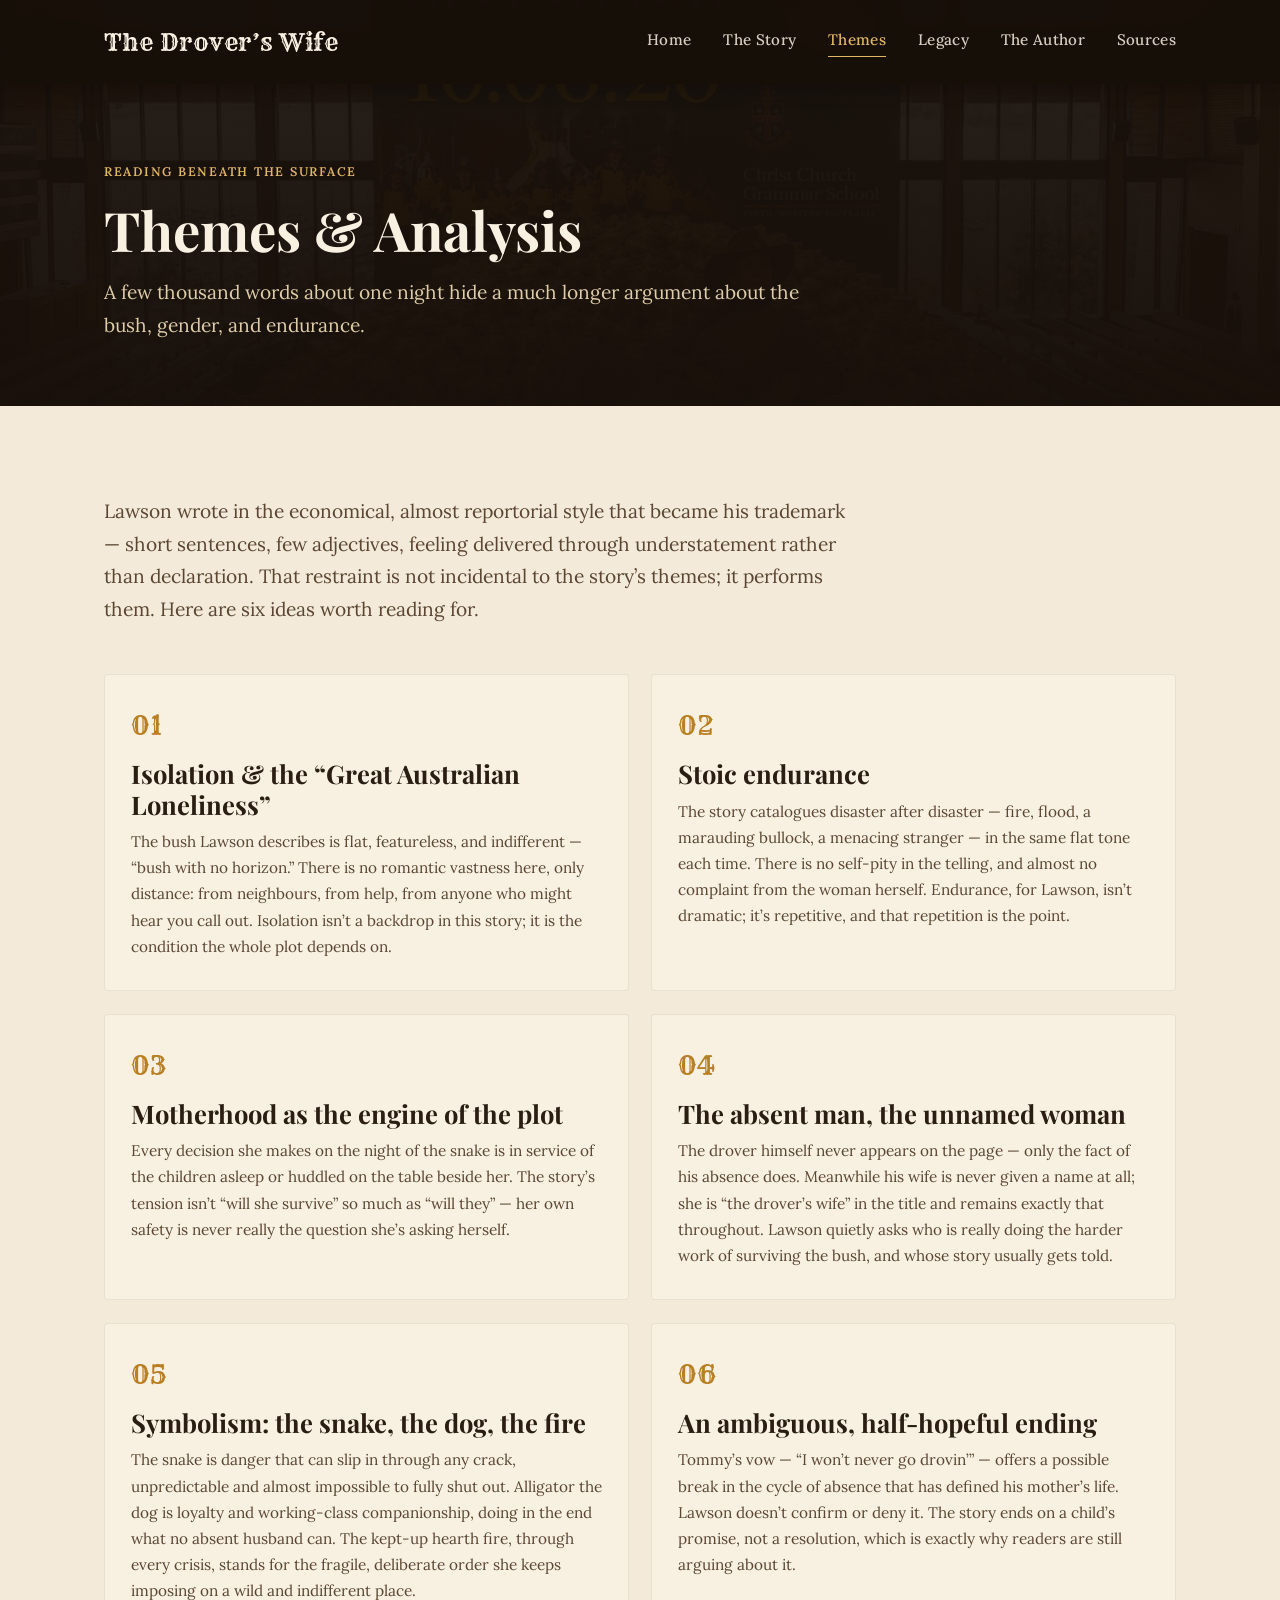
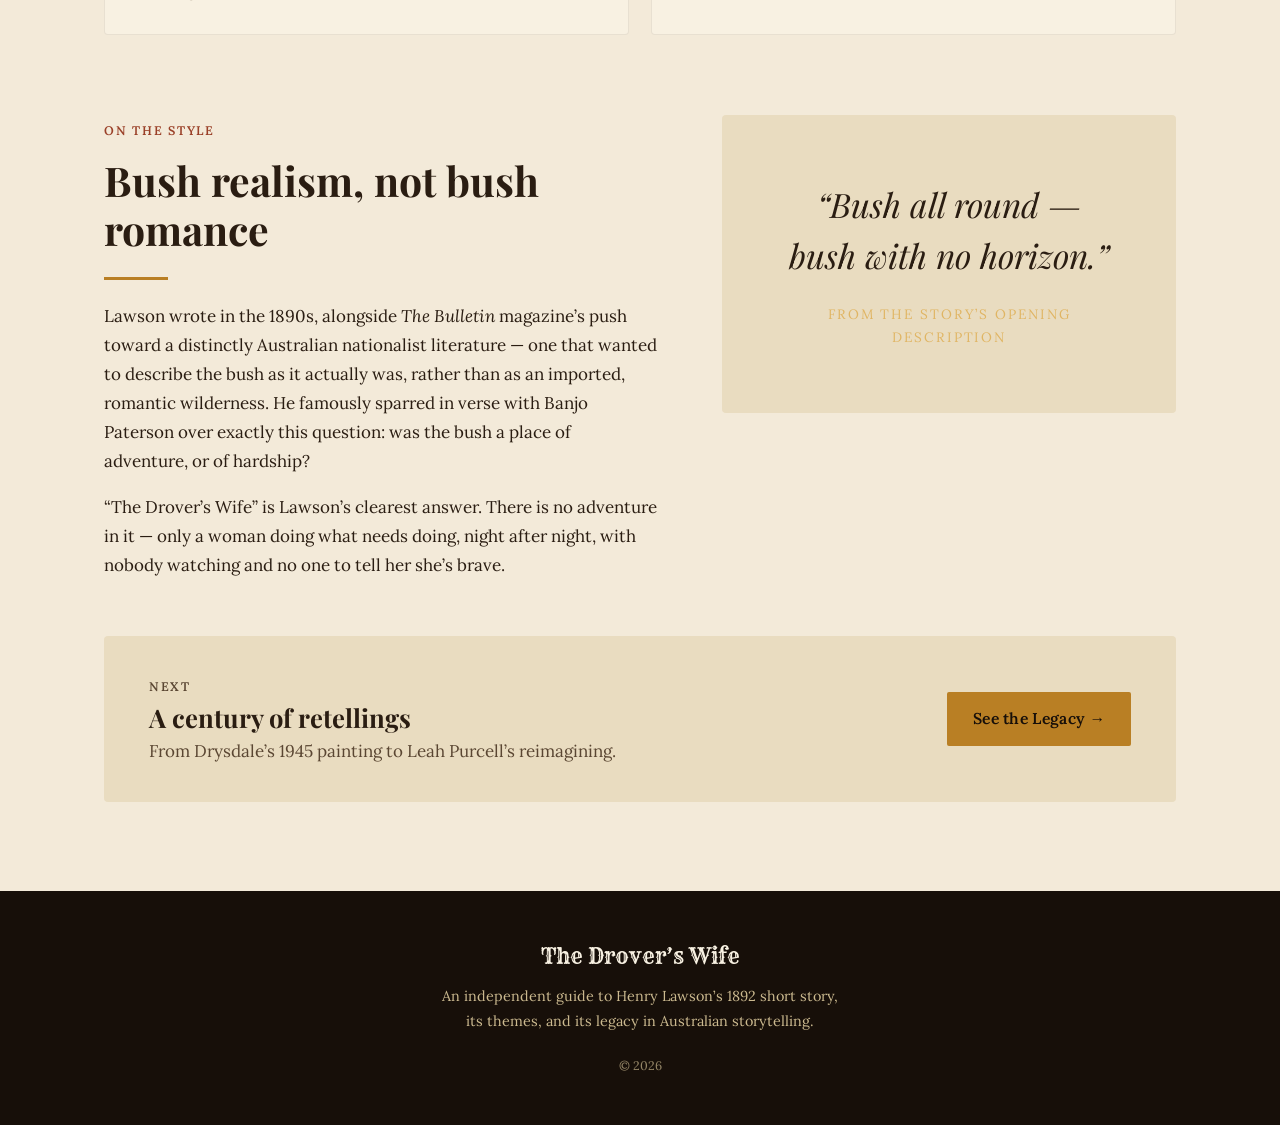
<file: themes.html>
<!DOCTYPE html>
<html lang="en">
<head>
<meta charset="UTF-8">
<meta name="viewport" content="width=device-width, initial-scale=1.0">
<title>Themes — The Drover's Wife</title>
<meta name="description" content="Thematic analysis of Henry Lawson's 'The Drover's Wife': isolation, stoicism, motherhood, gender, symbolism, and style.">
<link rel="icon" type="image/svg+xml" href="assets/favicon.svg">
<link rel="preconnect" href="https://fonts.googleapis.com">
<link rel="preconnect" href="https://fonts.gstatic.com" crossorigin>
<link href="https://fonts.googleapis.com/css2?family=Rye&family=Playfair+Display:ital,wght@0,400;0,600;0,700;0,900;1,400;1,600&family=Lora:ital,wght@0,400;0,500;0,600;1,400&display=swap" rel="stylesheet">
<link rel="stylesheet" href="assets/css/style.css">
</head>
<body>

<header class="site-header is-inner" id="siteHeader">
  <div class="header-inner">
    <a href="index.html" class="brand">The Drover&rsquo;s Wife</a>
    <button class="nav-toggle" id="navToggle" aria-label="Toggle navigation" aria-expanded="false">
      <span></span><span></span><span></span>
    </button>
    <nav class="site-nav" id="siteNav">
      <a href="index.html">Home</a>
      <a href="story.html">The Story</a>
      <a href="themes.html" aria-current="page">Themes</a>
      <a href="legacy.html">Legacy</a>
      <a href="author.html">The Author</a>
      <a href="sources.html">Sources</a>
    </nav>
  </div>
</header>

<section class="page-banner">
  <div class="page-banner-media">
    <img src="assets/img/hero.jpg" alt="" onerror="this.style.display='none';">
  </div>
  <div class="container page-banner-content">
    <p class="eyebrow">Reading beneath the surface</p>
    <h1>Themes &amp; Analysis</h1>
    <p class="lede">A few thousand words about one night hide a much longer argument about the bush, gender, and endurance.</p>
  </div>
</section>

<section class="section-pad bg-parchment">
  <div class="container">
    <div class="prose" data-reveal>
      <p class="lede">Lawson wrote in the economical, almost reportorial style that became his trademark &mdash; short sentences, few adjectives, feeling delivered through understatement rather than declaration. That restraint is not incidental to the story&rsquo;s themes; it performs them. Here are six ideas worth reading for.</p>
    </div>

    <div class="card-grid" style="grid-template-columns: repeat(2, 1fr); margin-top:3rem;">
      <div class="card" style="cursor:default;" data-reveal>
        <span class="card-index">01</span>
        <h3>Isolation &amp; the &ldquo;Great Australian Loneliness&rdquo;</h3>
        <p>The bush Lawson describes is flat, featureless, and indifferent &mdash; &ldquo;bush with no horizon.&rdquo; There is no romantic vastness here, only distance: from neighbours, from help, from anyone who might hear you call out. Isolation isn&rsquo;t a backdrop in this story; it is the condition the whole plot depends on.</p>
      </div>

      <div class="card" style="cursor:default;" data-reveal data-reveal-delay="1">
        <span class="card-index">02</span>
        <h3>Stoic endurance</h3>
        <p>The story catalogues disaster after disaster &mdash; fire, flood, a marauding bullock, a menacing stranger &mdash; in the same flat tone each time. There is no self-pity in the telling, and almost no complaint from the woman herself. Endurance, for Lawson, isn&rsquo;t dramatic; it&rsquo;s repetitive, and that repetition is the point.</p>
      </div>

      <div class="card" style="cursor:default;" data-reveal>
        <span class="card-index">03</span>
        <h3>Motherhood as the engine of the plot</h3>
        <p>Every decision she makes on the night of the snake is in service of the children asleep or huddled on the table beside her. The story&rsquo;s tension isn&rsquo;t &ldquo;will she survive&rdquo; so much as &ldquo;will they&rdquo; &mdash; her own safety is never really the question she&rsquo;s asking herself.</p>
      </div>

      <div class="card" style="cursor:default;" data-reveal data-reveal-delay="1">
        <span class="card-index">04</span>
        <h3>The absent man, the unnamed woman</h3>
        <p>The drover himself never appears on the page &mdash; only the fact of his absence does. Meanwhile his wife is never given a name at all; she is &ldquo;the drover&rsquo;s wife&rdquo; in the title and remains exactly that throughout. Lawson quietly asks who is really doing the harder work of surviving the bush, and whose story usually gets told.</p>
      </div>

      <div class="card" style="cursor:default;" data-reveal>
        <span class="card-index">05</span>
        <h3>Symbolism: the snake, the dog, the fire</h3>
        <p>The snake is danger that can slip in through any crack, unpredictable and almost impossible to fully shut out. Alligator the dog is loyalty and working-class companionship, doing in the end what no absent husband can. The kept-up hearth fire, through every crisis, stands for the fragile, deliberate order she keeps imposing on a wild and indifferent place.</p>
      </div>

      <div class="card" style="cursor:default;" data-reveal data-reveal-delay="1">
        <span class="card-index">06</span>
        <h3>An ambiguous, half-hopeful ending</h3>
        <p>Tommy&rsquo;s vow &mdash; &ldquo;I won&rsquo;t never go drovin&rsquo;&rdquo; &mdash; offers a possible break in the cycle of absence that has defined his mother&rsquo;s life. Lawson doesn&rsquo;t confirm or deny it. The story ends on a child&rsquo;s promise, not a resolution, which is exactly why readers are still arguing about it.</p>
      </div>
    </div>

    <div class="two-col" style="margin-top:5rem;">
      <div data-reveal>
        <p class="eyebrow">On the style</p>
        <h2>Bush realism, not bush romance</h2>
        <hr class="divider">
        <div class="prose" style="margin-top:1.4rem;">
          <p>Lawson wrote in the 1890s, alongside <em>The Bulletin</em> magazine&rsquo;s push toward a distinctly Australian nationalist literature &mdash; one that wanted to describe the bush as it actually was, rather than as an imported, romantic wilderness. He famously sparred in verse with Banjo Paterson over exactly this question: was the bush a place of adventure, or of hardship?</p>
          <p>&ldquo;The Drover&rsquo;s Wife&rdquo; is Lawson&rsquo;s clearest answer. There is no adventure in it &mdash; only a woman doing what needs doing, night after night, with nobody watching and no one to tell her she&rsquo;s brave.</p>
        </div>
      </div>
      <aside data-reveal data-reveal-delay="1" class="pull-quote" style="background:var(--color-bg-alt); border-radius:4px;">
        <blockquote>&ldquo;Bush all round &mdash; bush with no horizon.&rdquo;</blockquote>
        <cite>From the story&rsquo;s opening description</cite>
      </aside>
    </div>

    <div class="next-up" data-reveal>
      <div>
        <p class="eyebrow" style="margin-bottom:0.3rem;">Next</p>
        <h3 style="margin:0;">A century of retellings</h3>
        <p>From Drysdale&rsquo;s 1945 painting to Leah Purcell&rsquo;s reimagining.</p>
      </div>
      <a href="legacy.html" class="btn btn-primary">See the Legacy &rarr;</a>
    </div>
  </div>
</section>

<footer class="site-footer">
  <div class="container">
    <p class="footer-brand">The Drover&rsquo;s Wife</p>
    <p class="footer-note">An independent guide to Henry Lawson&rsquo;s 1892 short story, its themes, and its legacy in Australian storytelling.</p>
    <p class="footer-copy">&copy; <span id="year"></span></p>
  </div>
</footer>

<script src="assets/js/main.js"></script>
</body>
</html>
</file>
<file: assets/css/style.css>
/* ---------- Reset & base ---------- */
*, *::before, *::after { box-sizing: border-box; }
html { scroll-behavior: smooth; scroll-padding-top: 84px; }
body, h1, h2, h3, h4, p, figure, blockquote { margin: 0; }
img { max-width: 100%; display: block; }
a { color: inherit; }
ul { list-style: none; margin: 0; padding: 0; }
button { font: inherit; border: none; background: none; cursor: pointer; }

:root {
  --color-bg: #f3ead9;
  --color-bg-alt: #e9dcc0;
  --color-ink: #2a1d12;
  --color-ink-soft: #5a4632;
  --color-bark: #241a12;
  --color-bark-2: #170f09;
  --color-gold: #b97f24;
  --color-gold-light: #e0b563;
  --color-rust: #9a4028;
  --color-eucalyptus: #566b47;
  --color-cream: #f8f1e2;

  --font-display: 'Rye', serif;
  --font-heading: 'Playfair Display', Georgia, serif;
  --font-body: 'Lora', Georgia, serif;

  --container-w: 1120px;
  --header-h: 84px;
  --shadow-lg: 0 25px 50px -12px rgba(10, 7, 4, 0.45);
}

body {
  background: var(--color-bg);
  color: var(--color-ink);
  font-family: var(--font-body);
  font-size: 1.0625rem;
  line-height: 1.7;
  -webkit-font-smoothing: antialiased;
}

.container {
  width: 100%;
  max-width: var(--container-w);
  margin: 0 auto;
  padding: 0 1.5rem;
}

h1, h2, h3, h4 { font-family: var(--font-heading); font-weight: 700; color: var(--color-ink); line-height: 1.2; }
h2 { font-size: clamp(1.8rem, 3.2vw, 2.6rem); }
h3 { font-size: clamp(1.3rem, 2vw, 1.6rem); }

.eyebrow {
  display: inline-block;
  font-family: var(--font-body);
  font-weight: 600;
  letter-spacing: 0.14em;
  text-transform: uppercase;
  font-size: 0.78rem;
  color: var(--color-rust);
  margin-bottom: 0.9rem;
}

.lede {
  font-size: 1.2rem;
  color: var(--color-ink-soft);
  max-width: 62ch;
}

section { position: relative; }
.section-pad { padding: clamp(3.5rem, 7vw, 6.5rem) 0; }
.bg-parchment { background: var(--color-bg); }
.bg-parchment-alt { background: var(--color-bg-alt); }
.bg-bark { background: var(--color-bark); color: var(--color-cream); }
.bg-bark .lede { color: #d9c8ac; }

.divider {
  width: 64px;
  height: 3px;
  background: var(--color-gold);
  border: none;
  margin: 1.4rem 0 0;
}

/* ---------- Buttons ---------- */
.btn {
  display: inline-flex;
  align-items: center;
  gap: 0.5rem;
  padding: 0.85rem 1.6rem;
  border-radius: 2px;
  font-family: var(--font-body);
  font-weight: 600;
  font-size: 0.98rem;
  letter-spacing: 0.02em;
  text-decoration: none;
  transition: transform 0.25s ease, box-shadow 0.25s ease, background 0.25s ease, color .25s ease;
}
.btn-primary {
  background: var(--color-gold);
  color: var(--color-bark-2);
}
.btn-primary:hover { background: var(--color-gold-light); transform: translateY(-2px); box-shadow: 0 10px 24px -8px rgba(201, 145, 47, 0.6); }
.btn-ghost {
  background: transparent;
  color: var(--color-cream);
  border: 1.5px solid rgba(248, 241, 226, 0.55);
}
.btn-ghost:hover { border-color: var(--color-cream); transform: translateY(-2px); }
.btn-outline-dark {
  background: transparent;
  color: var(--color-ink);
  border: 1.5px solid var(--color-ink);
}
.btn-outline-dark:hover { background: var(--color-ink); color: var(--color-cream); }

/* ---------- Header ---------- */
.site-header {
  position: fixed;
  top: 0; left: 0; right: 0;
  z-index: 100;
  height: var(--header-h);
  display: flex;
  align-items: center;
  background: transparent;
  transition: background 0.35s ease, box-shadow 0.35s ease, height 0.35s ease;
}
.site-header.is-solid,
.site-header.is-inner {
  background: rgba(23, 15, 9, 0.94);
  backdrop-filter: blur(6px);
  box-shadow: 0 2px 20px rgba(0,0,0,0.25);
}
.header-inner {
  width: 100%;
  max-width: var(--container-w);
  margin: 0 auto;
  padding: 0 1.5rem;
  display: flex;
  align-items: center;
  justify-content: space-between;
}
.brand {
  font-family: var(--font-display);
  font-size: 1.5rem;
  color: var(--color-cream);
  text-decoration: none;
  letter-spacing: 0.02em;
}
.site-nav { display: flex; gap: 2rem; }
.site-nav a {
  color: rgba(248, 241, 226, 0.85);
  text-decoration: none;
  font-size: 0.95rem;
  font-weight: 500;
  letter-spacing: 0.02em;
  padding-bottom: 4px;
  border-bottom: 1px solid transparent;
  transition: color 0.2s ease, border-color 0.2s ease;
}
.site-nav a:hover,
.site-nav a[aria-current="page"] { color: var(--color-gold-light); border-color: var(--color-gold-light); }

.nav-toggle {
  display: none;
  flex-direction: column;
  justify-content: center;
  gap: 5px;
  width: 44px;
  height: 44px;
}
.nav-toggle span {
  display: block;
  width: 24px;
  height: 2px;
  background: var(--color-cream);
  transition: transform .3s ease, opacity .3s ease;
}
.nav-toggle.is-open span:nth-child(1) { transform: translateY(7px) rotate(45deg); }
.nav-toggle.is-open span:nth-child(2) { opacity: 0; }
.nav-toggle.is-open span:nth-child(3) { transform: translateY(-7px) rotate(-45deg); }

@media (max-width: 780px) {
  .nav-toggle { display: flex; }
  .site-nav {
    position: fixed;
    z-index: 5;
    top: var(--header-h);
    left: 0; right: 0;
    background: var(--color-bark-2);
    flex-direction: column;
    gap: 0;
    max-height: 0;
    overflow: hidden;
    transition: max-height 0.35s ease;
  }
  .site-nav.is-open { max-height: 420px; }
  .site-nav a {
    padding: 1rem 1.5rem;
    width: 100%;
    border-bottom: 1px solid rgba(255,255,255,0.08);
  }
}

/* ---------- Hero ---------- */
.hero {
  position: relative;
  height: 100svh;
  min-height: 600px;
  overflow: hidden;
  display: flex;
  align-items: flex-end;
  color: var(--color-cream);
}
.hero-media {
  position: absolute;
  inset: 0;
  overflow: hidden;
  background: radial-gradient(ellipse at 50% 28%, #4d3822 0%, #1a120b 72%);
}
.hero-parallax {
  position: absolute;
  inset: -25%;
  transform: translate3d(var(--mx, 0px), calc(var(--py, 0px) + var(--my, 0px)), 0);
}
.hero-img {
  width: 100%;
  height: 100%;
  object-fit: cover;
  object-position: 50% 32%;
  animation: kenburns 20s ease-in-out infinite alternate;
  will-change: transform;
}
@keyframes kenburns {
  0%   { transform: scale(1) translate(0, 0); }
  100% { transform: scale(1.16) translate(-2.5%, -3%); }
}
.hero-particles { position: absolute; inset: 0; overflow: hidden; pointer-events: none; }
.mote {
  position: absolute;
  bottom: -6%;
  left: var(--x, 50%);
  width: var(--size, 4px);
  height: var(--size, 4px);
  border-radius: 50%;
  background: radial-gradient(circle, rgba(232, 197, 138, 0.95), rgba(232, 197, 138, 0) 70%);
  opacity: 0;
  animation: float-up var(--dur, 14s) linear var(--delay, 0s) infinite;
}
@keyframes float-up {
  0%   { transform: translate(0, 0); opacity: 0; }
  8%   { opacity: var(--op, 0.55); }
  92%  { opacity: var(--op, 0.55); }
  100% { transform: translate(var(--drift, 20px), -112vh); opacity: 0; }
}
.hero-vignette {
  position: absolute;
  inset: 0;
  background: linear-gradient(180deg, rgba(10,7,4,0.4) 0%, rgba(10,7,4,0.1) 26%, rgba(10,7,4,0.35) 60%, rgba(10,7,4,0.92) 100%);
}
.hero.no-img .hero-media { background: radial-gradient(ellipse at 50% 18%, #5c4022 0%, #1a120b 68%); }

.hero-content {
  position: relative;
  z-index: 2;
  width: 100%;
  max-width: var(--container-w);
  margin: 0 auto;
  padding: 0 1.5rem clamp(4rem, 9vw, 6rem);
}
.hero-kicker {
  font-family: var(--font-body);
  text-transform: uppercase;
  letter-spacing: 0.2em;
  font-size: 0.8rem;
  font-weight: 600;
  color: var(--color-gold-light);
  opacity: 0;
  animation: fade-up 0.9s ease 0.15s forwards;
}
.hero-title {
  font-family: var(--font-display);
  font-weight: 400;
  font-size: clamp(2.8rem, 8vw, 6rem);
  line-height: 1.02;
  margin: 0.4rem 0 1.1rem;
  text-shadow: 0 8px 40px rgba(0,0,0,0.5);
  opacity: 0;
  animation: fade-up 1s ease 0.3s forwards;
}
.hero-sub {
  max-width: 56ch;
  font-size: clamp(1.05rem, 1.6vw, 1.25rem);
  color: #ecdfc4;
  opacity: 0;
  animation: fade-up 1s ease 0.5s forwards;
}
.hero-actions {
  display: flex;
  flex-wrap: wrap;
  gap: 1rem;
  margin-top: 2.2rem;
  opacity: 0;
  animation: fade-up 1s ease 0.7s forwards;
}
@keyframes fade-up {
  from { opacity: 0; transform: translateY(18px); }
  to   { opacity: 1; transform: translateY(0); }
}

.scroll-cue {
  position: absolute;
  z-index: 2;
  left: 50%;
  bottom: 1.6rem;
  transform: translateX(-50%);
  width: 26px;
  height: 42px;
  border: 2px solid rgba(248,241,226,0.65);
  border-radius: 14px;
}
.scroll-cue span {
  position: absolute;
  top: 7px; left: 50%;
  width: 4px; height: 8px;
  margin-left: -2px;
  border-radius: 2px;
  background: var(--color-gold-light);
  animation: scroll-cue-move 1.8s ease infinite;
}
@keyframes scroll-cue-move {
  0% { top: 7px; opacity: 1; }
  70% { top: 20px; opacity: 0; }
  71% { top: 7px; opacity: 0; }
  100% { top: 7px; opacity: 1; }
}

/* ---------- Page banner (inner pages) ---------- */
.page-banner {
  position: relative;
  padding: calc(var(--header-h) + 4.5rem) 0 4rem;
  overflow: hidden;
  color: var(--color-cream);
  background: var(--color-bark);
}
.page-banner-media { position: absolute; inset: 0; }
.page-banner-media img {
  width: 100%; height: 100%;
  object-fit: cover;
  object-position: 50% 30%;
  opacity: 0.28;
  animation: kenburns 40s ease-in-out infinite alternate;
}
.page-banner-media::after {
  content: "";
  position: absolute; inset: 0;
  background: linear-gradient(180deg, rgba(23,15,9,0.75), rgba(23,15,9,0.96));
}
.page-banner-content { position: relative; z-index: 1; }
.page-banner .eyebrow { color: var(--color-gold-light); }
.page-banner h1 { font-family: var(--font-heading); color: var(--color-cream); font-size: clamp(2.2rem, 5vw, 3.4rem); }
.page-banner .lede { color: #ddcda9; margin-top: 0.9rem; }

/* ---------- Scroll reveal ---------- */
[data-reveal] {
  opacity: 0;
  transform: translateY(14px);
  transition: opacity 0.38s cubic-bezier(0.25, 0.46, 0.45, 0.94), transform 0.38s cubic-bezier(0.25, 0.46, 0.45, 0.94);
}
[data-reveal].is-visible { opacity: 1; transform: none; }
[data-reveal-delay="1"] { transition-delay: 0.08s; }
[data-reveal-delay="2"] { transition-delay: 0.16s; }
[data-reveal-delay="3"] { transition-delay: 0.24s; }

/* ---------- Intro / prose ---------- */
.prose { max-width: 72ch; }
.prose p + p { margin-top: 1.1rem; }
.prose h3 { margin-top: 2.2rem; margin-bottom: 0.7rem; }

.two-col {
  display: grid;
  grid-template-columns: 1.1fr 0.9fr;
  gap: clamp(2rem, 5vw, 4rem);
  align-items: start;
}
@media (max-width: 860px) { .two-col { grid-template-columns: 1fr; } }

/* ---------- Cards ---------- */
.card-grid {
  display: grid;
  grid-template-columns: repeat(4, 1fr);
  gap: 1.4rem;
  margin-top: 2.8rem;
}
@media (max-width: 980px) { .card-grid { grid-template-columns: repeat(2, 1fr); } }
@media (max-width: 560px) { .card-grid { grid-template-columns: 1fr; } }

.card {
  background: var(--color-cream);
  border: 1px solid rgba(42,29,18,0.08);
  border-radius: 4px;
  padding: 1.9rem 1.6rem;
  text-decoration: none;
  color: var(--color-ink);
  transition: transform 0.3s ease, box-shadow 0.3s ease, border-color 0.3s ease;
  display: flex;
  flex-direction: column;
  gap: 0.6rem;
}
.card:hover { transform: translateY(-6px); box-shadow: var(--shadow-lg); border-color: var(--color-gold); }
.card-index { font-family: var(--font-display); font-size: 1.6rem; color: var(--color-gold); }
.card h3 { margin: 0; }
.card p { color: var(--color-ink-soft); font-size: 0.96rem; margin: 0; }
.card-link { margin-top: auto; font-size: 0.85rem; font-weight: 600; color: var(--color-rust); letter-spacing: 0.02em; }

/* ---------- Pull quote ---------- */
.pull-quote {
  position: relative;
  padding: clamp(2.5rem, 6vw, 4rem);
  text-align: center;
}
.pull-quote blockquote {
  font-family: var(--font-heading);
  font-style: italic;
  font-size: clamp(1.4rem, 3.2vw, 2.1rem);
  line-height: 1.5;
  max-width: 40ch;
  margin: 0 auto;
}
.pull-quote cite {
  display: block;
  margin-top: 1.4rem;
  font-style: normal;
  font-size: 0.85rem;
  letter-spacing: 0.14em;
  text-transform: uppercase;
  color: var(--color-gold-light);
}

/* ---------- Timeline (legacy page) ---------- */
.timeline { position: relative; margin-top: 3rem; }
.timeline::before {
  content: "";
  position: absolute;
  left: 11px; top: 6px; bottom: 6px;
  width: 2px;
  background: linear-gradient(180deg, var(--color-gold), rgba(185,127,36,0.15));
}
@media (min-width: 700px) {
  .timeline::before { left: 50%; margin-left: -1px; }
}
.timeline-item {
  position: relative;
  padding: 0 0 3rem 2.6rem;
}
@media (min-width: 700px) {
  .timeline-item {
    width: 50%;
    padding: 0 0 3.5rem 2.8rem;
  }
  .timeline-item:nth-child(even) {
    margin-left: 50%;
  }
  .timeline-item:nth-child(odd) {
    margin-left: 0;
    text-align: right;
    padding: 0 2.8rem 3.5rem 0;
  }
  .timeline-item:nth-child(odd) .timeline-dot { right: -6px; left: auto; }
  .timeline-item:nth-child(odd) ~ .timeline-item { }
}
.timeline-dot {
  position: absolute;
  top: 4px; left: -6px;
  width: 14px; height: 14px;
  border-radius: 50%;
  background: var(--color-gold);
  box-shadow: 0 0 0 4px var(--color-bg);
}
@media (min-width: 700px) {
  .timeline-item:nth-child(even) .timeline-dot { left: -6px; }
}
.timeline-year { font-family: var(--font-display); color: var(--color-rust); font-size: 1.3rem; }
.timeline-item h3 { margin: 0.3rem 0 0.5rem; }
.timeline-item p { color: var(--color-ink-soft); margin: 0; }

/* ---------- Bio layout (author page) ---------- */
.bio-figure {
  background: var(--color-bark);
  color: var(--color-cream);
  border-radius: 4px;
  padding: 2.2rem;
  text-align: center;
}
.bio-figure .initial {
  width: 110px; height: 110px;
  margin: 0 auto 1.2rem;
  border-radius: 50%;
  border: 2px solid var(--color-gold);
  display: flex; align-items: center; justify-content: center;
  font-family: var(--font-display);
  font-size: 2.6rem;
  color: var(--color-gold-light);
}
.bio-figure .dates { color: #cbb98f; font-size: 0.9rem; margin-top: 0.3rem; }
.fact-list { margin-top: 1.6rem; text-align: left; display: flex; flex-direction: column; gap: 0.6rem; }
.fact-list li { font-size: 0.88rem; color: #ddcda9; padding-left: 1.1rem; position: relative; }
.fact-list li::before { content: "—"; position: absolute; left: 0; color: var(--color-gold); }

/* ---------- Sources list ---------- */
.source-list { margin-top: 2.5rem; display: flex; flex-direction: column; gap: 1.6rem; }
.source-item { border-left: 3px solid var(--color-gold); padding-left: 1.3rem; }
.source-item .kind { font-size: 0.75rem; text-transform: uppercase; letter-spacing: 0.12em; color: var(--color-rust); font-weight: 600; }
.source-item h3 { margin: 0.3rem 0 0.3rem; font-size: 1.15rem; }
.source-item p { color: var(--color-ink-soft); margin: 0; font-size: 0.96rem; }

/* ---------- Footer ---------- */
.site-footer {
  background: var(--color-bark-2);
  color: #cbb98f;
  padding: 3rem 0;
  text-align: center;
}
.footer-brand { font-family: var(--font-display); font-size: 1.3rem; color: var(--color-cream); margin-bottom: 0.6rem; }
.footer-note { max-width: 46ch; margin: 0 auto; font-size: 0.9rem; }
.footer-copy { margin-top: 1.4rem; font-size: 0.78rem; opacity: 0.7; }

/* ---------- Misc ---------- */
.next-up {
  display: flex;
  align-items: center;
  justify-content: space-between;
  gap: 1.5rem;
  flex-wrap: wrap;
  padding: 2.2rem clamp(1.5rem, 4vw, 2.8rem);
  border-radius: 4px;
  background: var(--color-bg-alt);
  margin-top: 3.5rem;
}
.next-up p { color: var(--color-ink-soft); margin-top: 0.3rem; }

@media (prefers-reduced-motion: reduce) {
  html { scroll-behavior: auto; }
  .hero-img, .page-banner-media img { animation: none; }
  .mote { display: none; }
  .hero-kicker, .hero-title, .hero-sub, .hero-actions { animation: none; opacity: 1; }
  .scroll-cue span { animation: none; }
  [data-reveal] { opacity: 1; transform: none; transition: none; }
  .hero-parallax { transform: none !important; }
}
</file>
